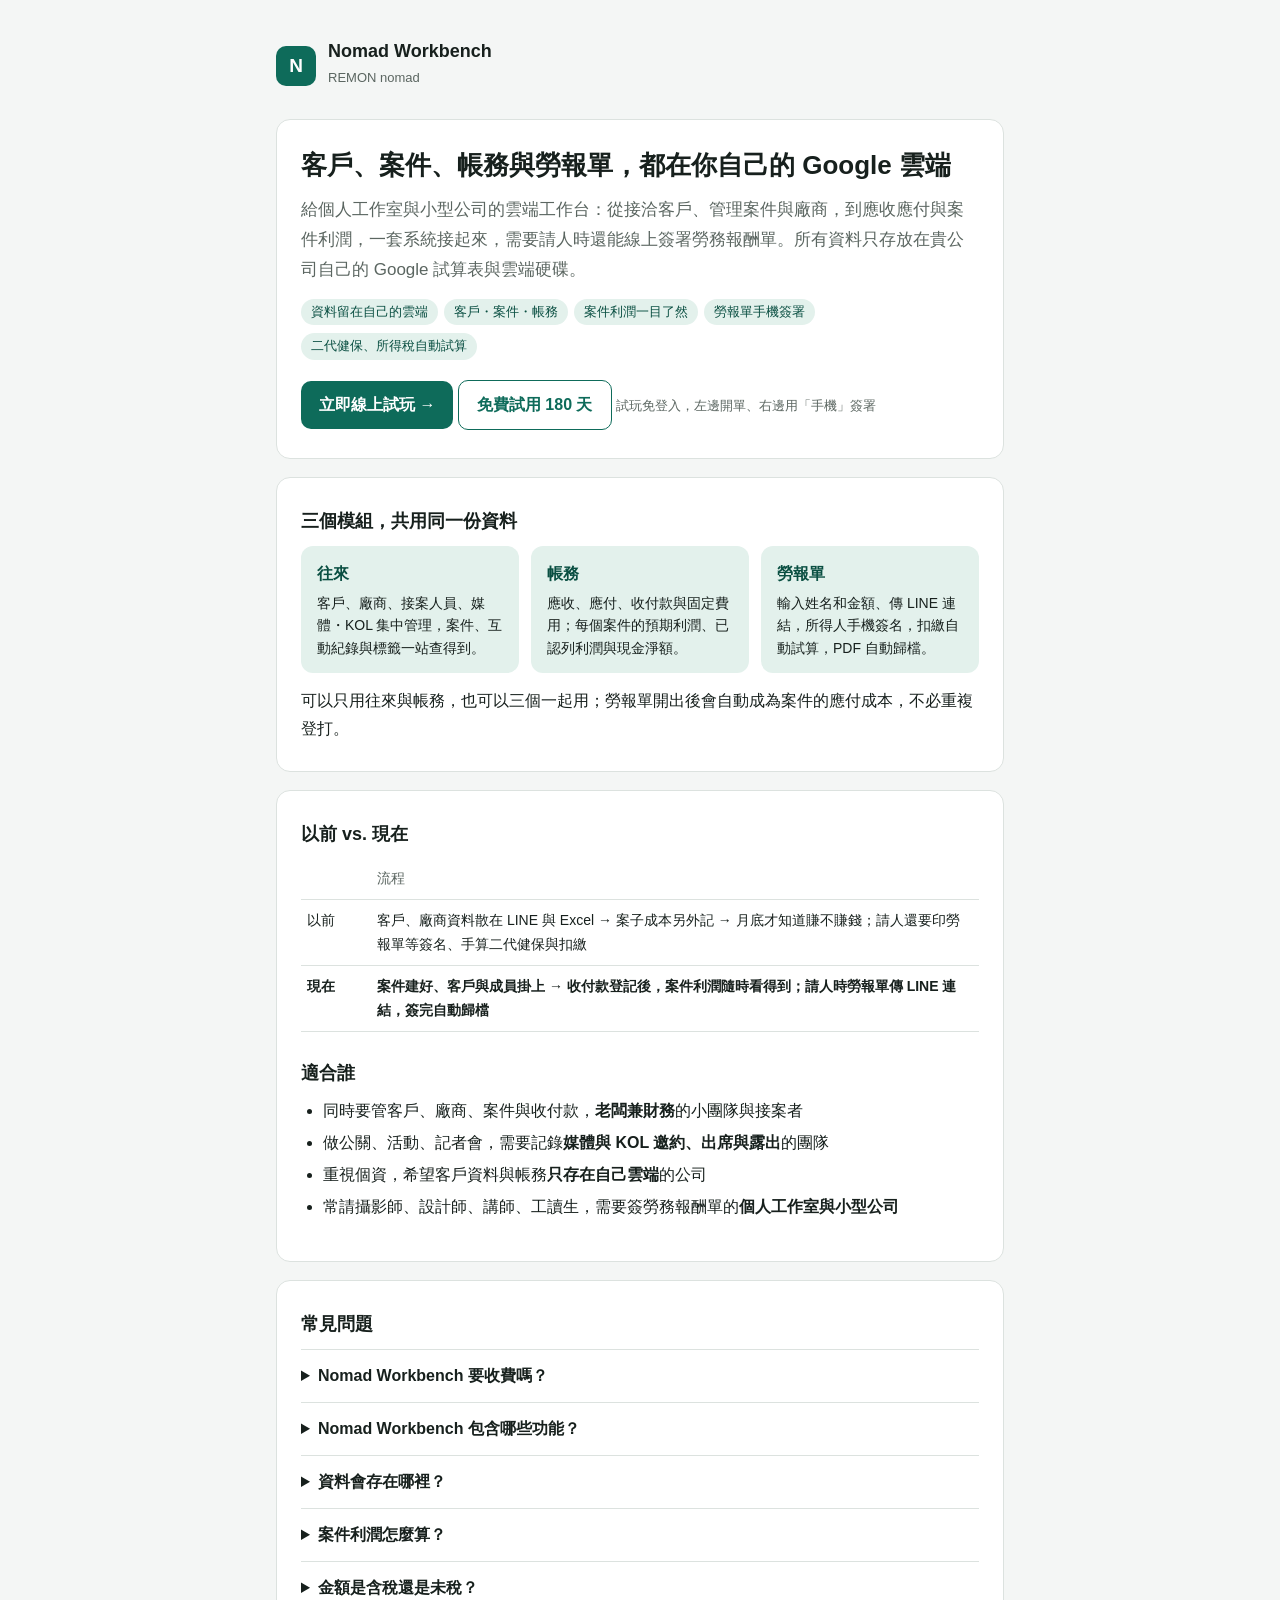
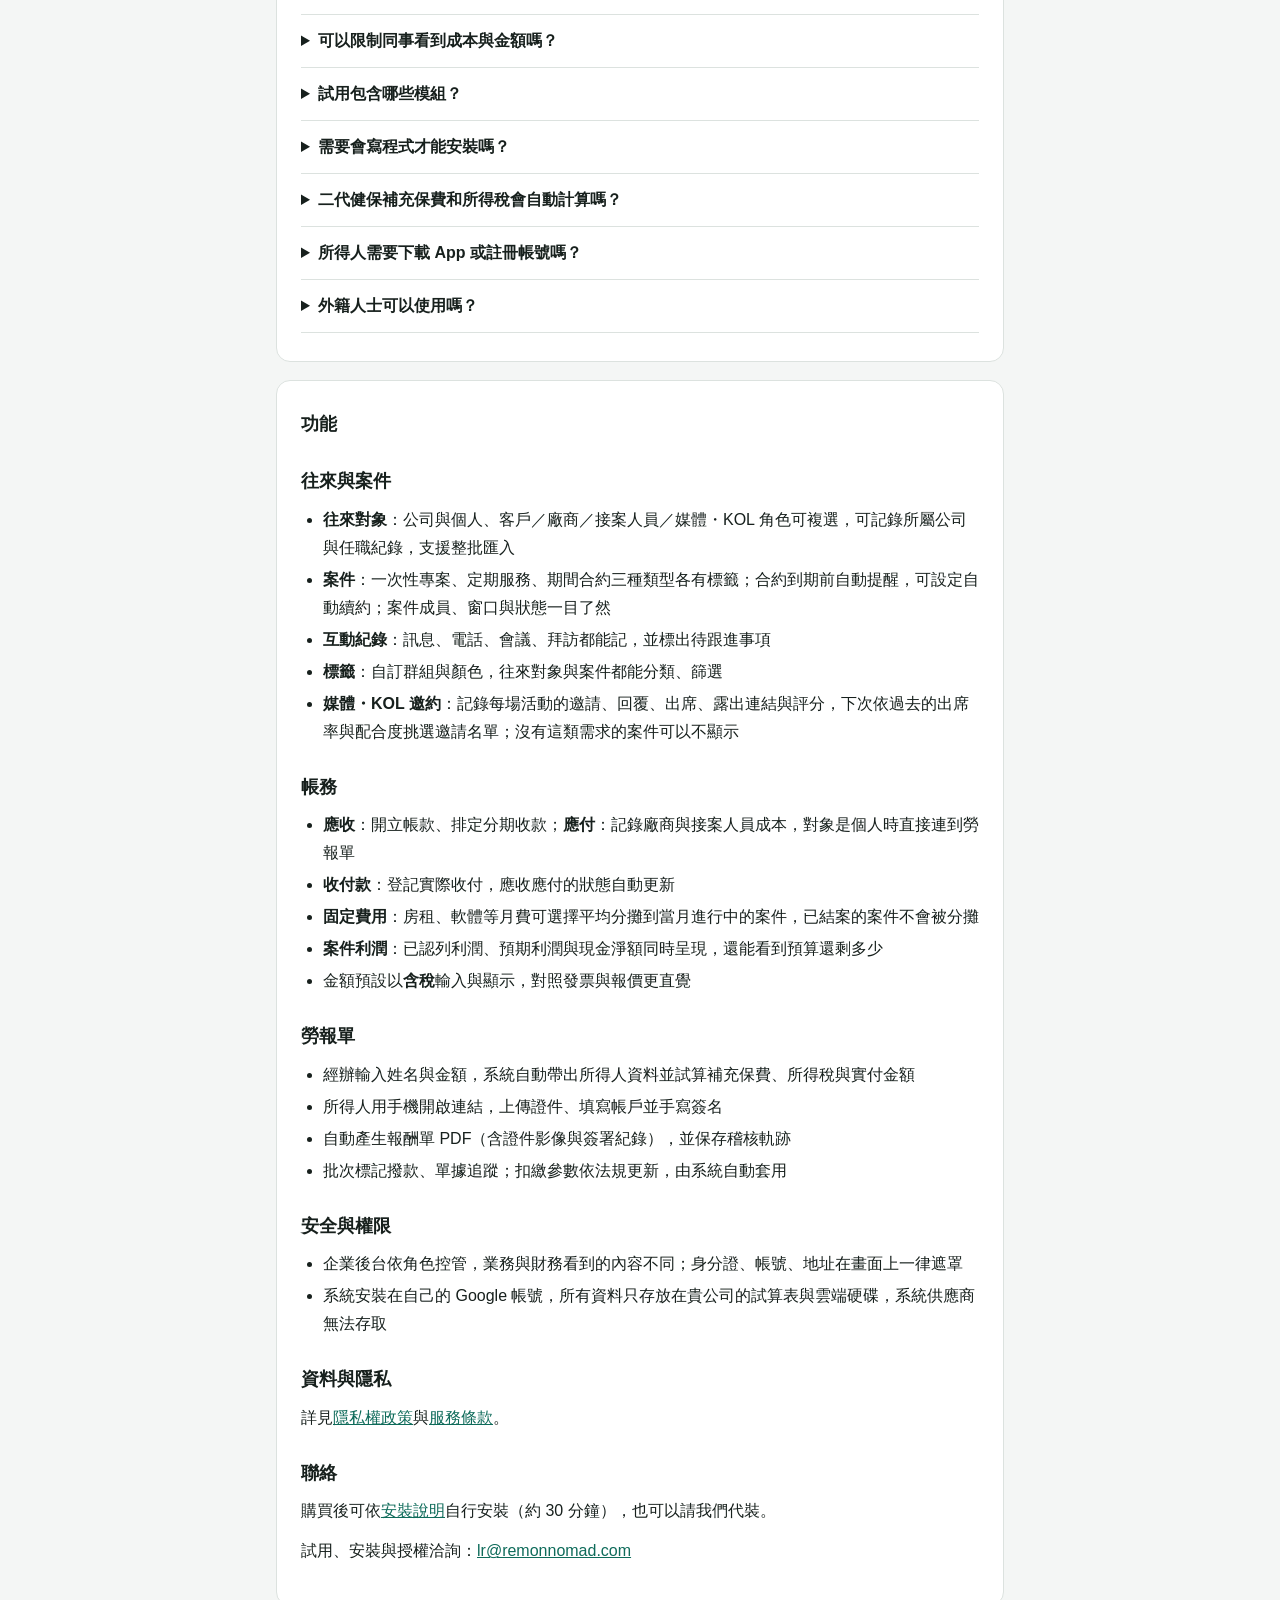
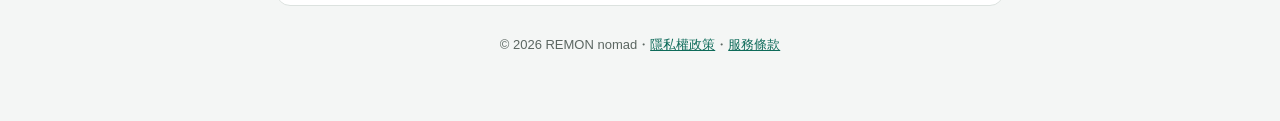
<file: index.html>
<!doctype html>
<html lang="zh-Hant">
<head>
<!-- Google tag (gtag.js) -->
<script async src="https://www.googletagmanager.com/gtag/js?id=G-YXK65GPQK0"></script>
<script>
  window.dataLayer = window.dataLayer || [];
  function gtag(){dataLayer.push(arguments);}
  gtag('js', new Date());

  gtag('config', 'G-YXK65GPQK0');
</script>
<meta charset="utf-8">
<meta name="viewport" content="width=device-width,initial-scale=1">
<!-- SEO -->
<title>Nomad Workbench｜客戶、案件與帳務管理，另附勞務報酬單簽署，資料都在自己的 Google 雲端</title>
<meta name="description" content="給個人工作室與小型公司的雲端工作台：客戶與廠商往來、案件管理、媒體・KOL 邀約、應收應付與案件利潤，另附勞務報酬單線上簽署與二代健保、扣繳自動試算。資料存在自己的 Google 雲端，免費試用 180 天。">
<meta name="robots" content="index,follow">
<link rel="canonical" href="https://workbench.remonnomad.com/">
<link rel="icon" href="favicon.svg" type="image/svg+xml">
<link rel="apple-touch-icon" href="apple-touch-icon.png">
<meta name="theme-color" content="#0E6B5A">
<meta property="og:type" content="website">
<meta property="og:site_name" content="Nomad Workbench｜REMON nomad">
<meta property="og:locale" content="zh_TW">
<meta property="og:title" content="Nomad Workbench｜客戶、案件與帳務管理，另附勞務報酬單簽署，資料都在自己的 Google 雲端">
<meta property="og:description" content="給個人工作室與小型公司的雲端工作台：客戶與廠商往來、案件管理、媒體・KOL 邀約、應收應付與案件利潤，另附勞務報酬單線上簽署與二代健保、扣繳自動試算。資料存在自己的 Google 雲端，免費試用 180 天。">
<meta property="og:url" content="https://workbench.remonnomad.com/">
<meta property="og:image" content="https://workbench.remonnomad.com/og-image.png">
<meta property="og:image:width" content="1200">
<meta property="og:image:height" content="630">
<meta name="twitter:card" content="summary_large_image">
<meta name="twitter:title" content="Nomad Workbench｜客戶、案件與帳務管理，另附勞務報酬單簽署，資料都在自己的 Google 雲端">
<meta name="twitter:description" content="給個人工作室與小型公司的雲端工作台：客戶與廠商往來、案件管理、媒體・KOL 邀約、應收應付與案件利潤，另附勞務報酬單線上簽署與二代健保、扣繳自動試算。資料存在自己的 Google 雲端，免費試用 180 天。">
<meta name="twitter:image" content="https://workbench.remonnomad.com/og-image.png">
<script type="application/ld+json">{"@context":"https://schema.org","@type":"Organization","name":"REMON nomad","url":"https://workbench.remonnomad.com/","email":"lr@remonnomad.com","logo":"https://workbench.remonnomad.com/apple-touch-icon.png"}</script>
<script type="application/ld+json">{"@context":"https://schema.org","@type":"SoftwareApplication","name":"Nomad Workbench","applicationCategory":"BusinessApplication","operatingSystem":"Web（Google 試算表／Google Apps Script）","url":"https://workbench.remonnomad.com/","image":"https://workbench.remonnomad.com/og-image.png","inLanguage":"zh-TW","description":"給個人工作室與小型公司的雲端工作台：客戶與廠商往來、案件管理、媒體・KOL 邀約、應收應付與案件利潤，另附勞務報酬單線上簽署與二代健保、扣繳自動試算。資料存在自己的 Google 雲端，免費試用 180 天。","featureList":["客戶、廠商、接案人員往來管理","案件管理（專案、定期服務、期間合約）","媒體・KOL 邀約與合作紀錄","應收、應付與收付款","案件預期利潤與現金淨額","資料存放在自己的 Google 雲端","勞務報酬單線上簽署","二代健保補充保費與所得稅自動試算"],"offers":{"@type":"Offer","price":"0","priceCurrency":"TWD","description":"免費試用 180 天，勞報單每月 20 張"},"publisher":{"@type":"Organization","name":"REMON nomad"}}</script>
<script type="application/ld+json">{"@context":"https://schema.org","@type":"FAQPage","mainEntity":[{"@type":"Question","name":"Nomad Workbench 要收費嗎？","acceptedAnswer":{"@type":"Answer","text":"目前提供 180 天免費試用，期間勞報單每月可發送 20 張。正式方案請來信 lr@remonnomad.com 洽詢。"}},{"@type":"Question","name":"Nomad Workbench 包含哪些功能？","acceptedAnswer":{"@type":"Answer","text":"分成三個模組：往來（客戶、廠商、接案人員與媒體・KOL 名單，案件與互動紀錄、標籤）、帳務（應收、應付、收付款、固定費用與案件利潤）、勞報單（開單、手機簽署、扣繳試算、PDF 歸檔）。三個模組共用同一份資料，勞報單開出後會自動成為案件的應付成本。"}},{"@type":"Question","name":"資料會存在哪裡？","acceptedAnswer":{"@type":"Answer","text":"全部存放在貴公司自己的 Google 試算表與 Google 雲端硬碟，包括客戶與往來對象資料、案件與帳款、所得人的身分證、存摺影像與簽名。系統供應商無法存取。"}},{"@type":"Question","name":"案件利潤怎麼算？","acceptedAnswer":{"@type":"Answer","text":"每個案件會同時顯示三種數字：已認列利潤（已開立帳款的收入扣掉成本）、預期利潤（含已排定的收款與預計成本，更接近最後會賺多少），以及現金淨額（實際收到與付出的錢）。固定費用可以平均分攤到當月進行中的案件。"}},{"@type":"Question","name":"金額是含稅還是未稅？","acceptedAnswer":{"@type":"Answer","text":"後台的金額預設以含稅顯示與輸入，容易對照發票與報價；系統內部以未稅記帳，利潤與毛利率以未稅計算。外國廠商等免營業稅的帳款可個別設定。"}},{"@type":"Question","name":"可以限制同事看到成本與金額嗎？","acceptedAnswer":{"@type":"Answer","text":"可以。後台依角色控管：例如業務可以管理客戶與案件，但看不到報價成本與帳務；財務與管理員才能看金額與利潤。"}},{"@type":"Question","name":"試用包含哪些模組？","acceptedAnswer":{"@type":"Answer","text":"包含全部。試用金鑰同時開通往來、帳務與勞報單三個模組，其中勞報單每月可發送 20 張。"}},{"@type":"Question","name":"二代健保補充保費和所得稅會自動計算嗎？","acceptedAnswer":{"@type":"Answer","text":"會。系統依所得類別（執行業務 9A、稿費講演 9B、兼職薪資 50、其他所得 92）與金額，自動判斷是否需要扣繳並試算實付金額；法規參數調整時由系統自動更新。"}},{"@type":"Question","name":"所得人需要下載 App 或註冊帳號嗎？","acceptedAnswer":{"@type":"Answer","text":"不用。所得人用手機打開 LINE 或 Email 收到的連結，就能上傳證件、填寫帳戶並手寫簽名，約 3 分鐘完成。"}},{"@type":"Question","name":"外籍人士可以使用嗎？","acceptedAnswer":{"@type":"Answer","text":"可以。支援居留證統一證號，並由所得人自行申報當年度是否在台居留滿 183 天。"}},{"@type":"Question","name":"需要會寫程式才能安裝嗎？","acceptedAnswer":{"@type":"Answer","text":"不用。依安裝說明操作約 30 分鐘完成，試算表內的安裝精靈會逐步檢查每個步驟；也可以請我們代為安裝。"}}]}</script>
<!-- /SEO -->
<link rel="stylesheet" href="style.css">
</head>
<body>
<div class="wrap">
  <header><div class="mk">N</div><div><b>Nomad Workbench</b><span>REMON nomad</span></div></header>

  <section class="card">
    <h1>客戶、案件、帳務與勞報單，都在你自己的 Google 雲端</h1>
    <p class="lead">給個人工作室與小型公司的雲端工作台：從接洽客戶、管理案件與廠商，到應收應付與案件利潤，一套系統接起來，需要請人時還能線上簽署勞務報酬單。所有資料只存放在貴公司自己的 Google 試算表與雲端硬碟。</p>
    <span class="pill">資料留在自己的雲端</span><span class="pill">客戶・案件・帳務</span><span class="pill">案件利潤一目了然</span><span class="pill">勞報單手機簽署</span><span class="pill">二代健保、所得稅自動試算</span>
    <p style="margin:14px 0 0"><a class="btn" href="demo/">立即線上試玩 →</a> <a class="btn" href="/install#signup" style="background:#fff;color:var(--c);border:1px solid var(--c)">免費試用 180 天</a> <span style="font-size:13px;color:var(--mute)">試玩免登入，左邊開單、右邊用「手機」簽署</span></p>
  </section>

  <section class="card" id="modules">
    <h2 style="margin-top:0">三個模組，共用同一份資料</h2>
    <div class="mods">
      <div><b>往來</b><p>客戶、廠商、接案人員、媒體・KOL 集中管理，案件、互動紀錄與標籤一站查得到。</p></div>
      <div><b>帳務</b><p>應收、應付、收付款與固定費用；每個案件的預期利潤、已認列利潤與現金淨額。</p></div>
      <div><b>勞報單</b><p>輸入姓名和金額、傳 LINE 連結，所得人手機簽名，扣繳自動試算，PDF 自動歸檔。</p></div>
    </div>
    <p style="margin:0">可以只用往來與帳務，也可以三個一起用；勞報單開出後會自動成為案件的應付成本，不必重複登打。</p>
  </section>

  <section class="card">
    <h2 style="margin-top:0">以前 vs. 現在</h2>
    <table>
      <tr><th style="width:5em"></th><th>流程</th></tr>
      <tr><td>以前</td><td>客戶、廠商資料散在 LINE 與 Excel → 案子成本另外記 → 月底才知道賺不賺錢；請人還要印勞報單等簽名、手算二代健保與扣繳</td></tr>
      <tr><td><b>現在</b></td><td><b>案件建好、客戶與成員掛上 → 收付款登記後，案件利潤隨時看得到；請人時勞報單傳 LINE 連結，簽完自動歸檔</b></td></tr>
    </table>
    <h2>適合誰</h2>
    <ul>
      <li>同時要管客戶、廠商、案件與收付款，<b>老闆兼財務</b>的小團隊與接案者</li>
      <li>做公關、活動、記者會，需要記錄<b>媒體與 KOL 邀約、出席與露出</b>的團隊</li>
      <li>重視個資，希望客戶資料與帳務<b>只存在自己雲端</b>的公司</li>
      <li>常請攝影師、設計師、講師、工讀生，需要簽勞務報酬單的<b>個人工作室與小型公司</b></li>
    </ul>
  </section>

  <section class="card" id="faq">
    <h2 style="margin-top:0">常見問題</h2>
    <details><summary>Nomad Workbench 要收費嗎？</summary><p>目前提供 180 天免費試用，期間勞報單每月可發送 20 張。正式方案請來信 lr@remonnomad.com 洽詢。</p></details>
    <details><summary>Nomad Workbench 包含哪些功能？</summary><p>分成三個模組：往來（客戶、廠商、接案人員與媒體・KOL 名單，案件與互動紀錄、標籤）、帳務（應收、應付、收付款、固定費用與案件利潤）、勞報單（開單、手機簽署、扣繳試算、PDF 歸檔）。三個模組共用同一份資料，勞報單開出後會自動成為案件的應付成本。</p></details>
    <details><summary>資料會存在哪裡？</summary><p>全部存放在貴公司自己的 Google 試算表與 Google 雲端硬碟，包括客戶與往來對象資料、案件與帳款、所得人的身分證、存摺影像與簽名。系統供應商無法存取。</p></details>
    <details><summary>案件利潤怎麼算？</summary><p>每個案件會同時顯示三種數字：已認列利潤（已開立帳款的收入扣掉成本）、預期利潤（含已排定的收款與預計成本，更接近最後會賺多少），以及現金淨額（實際收到與付出的錢）。固定費用可以平均分攤到當月進行中的案件。</p></details>
    <details><summary>金額是含稅還是未稅？</summary><p>後台的金額預設以含稅顯示與輸入，容易對照發票與報價；系統內部以未稅記帳，利潤與毛利率以未稅計算。外國廠商等免營業稅的帳款可個別設定。</p></details>
    <details><summary>可以限制同事看到成本與金額嗎？</summary><p>可以。後台依角色控管：例如業務可以管理客戶與案件，但看不到報價成本與帳務；財務與管理員才能看金額與利潤。</p></details>
    <details><summary>試用包含哪些模組？</summary><p>包含全部。試用金鑰同時開通往來、帳務與勞報單三個模組，其中勞報單每月可發送 20 張。</p></details>
    <details><summary>需要會寫程式才能安裝嗎？</summary><p>不用。依<a href="/install">安裝說明</a>操作約 30 分鐘完成，試算表內的安裝精靈會逐步檢查每個步驟；也可以請我們代為安裝。</p></details>
    <details><summary>二代健保補充保費和所得稅會自動計算嗎？</summary><p>會。系統依所得類別（執行業務 9A、稿費講演 9B、兼職薪資 50、其他所得 92）與金額，自動判斷是否需要扣繳並試算實付金額；法規參數調整時由系統自動更新。</p></details>
    <details><summary>所得人需要下載 App 或註冊帳號嗎？</summary><p>不用。所得人用手機打開 LINE 或 Email 收到的連結，就能上傳證件、填寫帳戶並手寫簽名，約 3 分鐘完成。</p></details>
    <details><summary>外籍人士可以使用嗎？</summary><p>可以。支援居留證統一證號，並由所得人自行申報當年度是否在台居留滿 183 天。</p></details>
  </section>

  <section class="card" id="features">
    <h2 style="margin-top:0">功能</h2>
    <h2>往來與案件</h2>
    <ul>
      <li><b>往來對象</b>：公司與個人、客戶／廠商／接案人員／媒體・KOL 角色可複選，可記錄所屬公司與任職紀錄，支援整批匯入</li>
      <li><b>案件</b>：一次性專案、定期服務、期間合約三種類型各有標籤；合約到期前自動提醒，可設定自動續約；案件成員、窗口與狀態一目了然</li>
      <li><b>互動紀錄</b>：訊息、電話、會議、拜訪都能記，並標出待跟進事項</li>
      <li><b>標籤</b>：自訂群組與顏色，往來對象與案件都能分類、篩選</li>
      <li><b>媒體・KOL 邀約</b>：記錄每場活動的邀請、回覆、出席、露出連結與評分，下次依過去的出席率與配合度挑選邀請名單；沒有這類需求的案件可以不顯示</li>
    </ul>
    <h2>帳務</h2>
    <ul>
      <li><b>應收</b>：開立帳款、排定分期收款；<b>應付</b>：記錄廠商與接案人員成本，對象是個人時直接連到勞報單</li>
      <li><b>收付款</b>：登記實際收付，應收應付的狀態自動更新</li>
      <li><b>固定費用</b>：房租、軟體等月費可選擇平均分攤到當月進行中的案件，已結案的案件不會被分攤</li>
      <li><b>案件利潤</b>：已認列利潤、預期利潤與現金淨額同時呈現，還能看到預算還剩多少</li>
      <li>金額預設以<b>含稅</b>輸入與顯示，對照發票與報價更直覺</li>
    </ul>
    <h2>勞報單</h2>
    <ul>
      <li>經辦輸入姓名與金額，系統自動帶出所得人資料並試算補充保費、所得稅與實付金額</li>
      <li>所得人用手機開啟連結，上傳證件、填寫帳戶並手寫簽名</li>
      <li>自動產生報酬單 PDF（含證件影像與簽署紀錄），並保存稽核軌跡</li>
      <li>批次標記撥款、單據追蹤；扣繳參數依法規更新，由系統自動套用</li>
    </ul>
    <h2>安全與權限</h2>
    <ul>
      <li>企業後台依角色控管，業務與財務看到的內容不同；身分證、帳號、地址在畫面上一律遮罩</li>
      <li>系統安裝在自己的 Google 帳號，所有資料只存放在貴公司的試算表與雲端硬碟，系統供應商無法存取</li>
    </ul>
    <h2>資料與隱私</h2>
    <p>詳見<a href="/privacy">隱私權政策</a>與<a href="/terms">服務條款</a>。</p>
    <h2 id="contact">聯絡</h2>
    <p>購買後可依<a href="/install">安裝說明</a>自行安裝（約 30 分鐘），也可以請我們代裝。</p>
    <p>試用、安裝與授權洽詢：<a href="mailto:lr@remonnomad.com">lr@remonnomad.com</a></p>
  </section>

  <footer>© 2026 REMON nomad・<a href="/privacy">隱私權政策</a>・<a href="/terms">服務條款</a></footer>
</div>
</body>
</html>
</file>
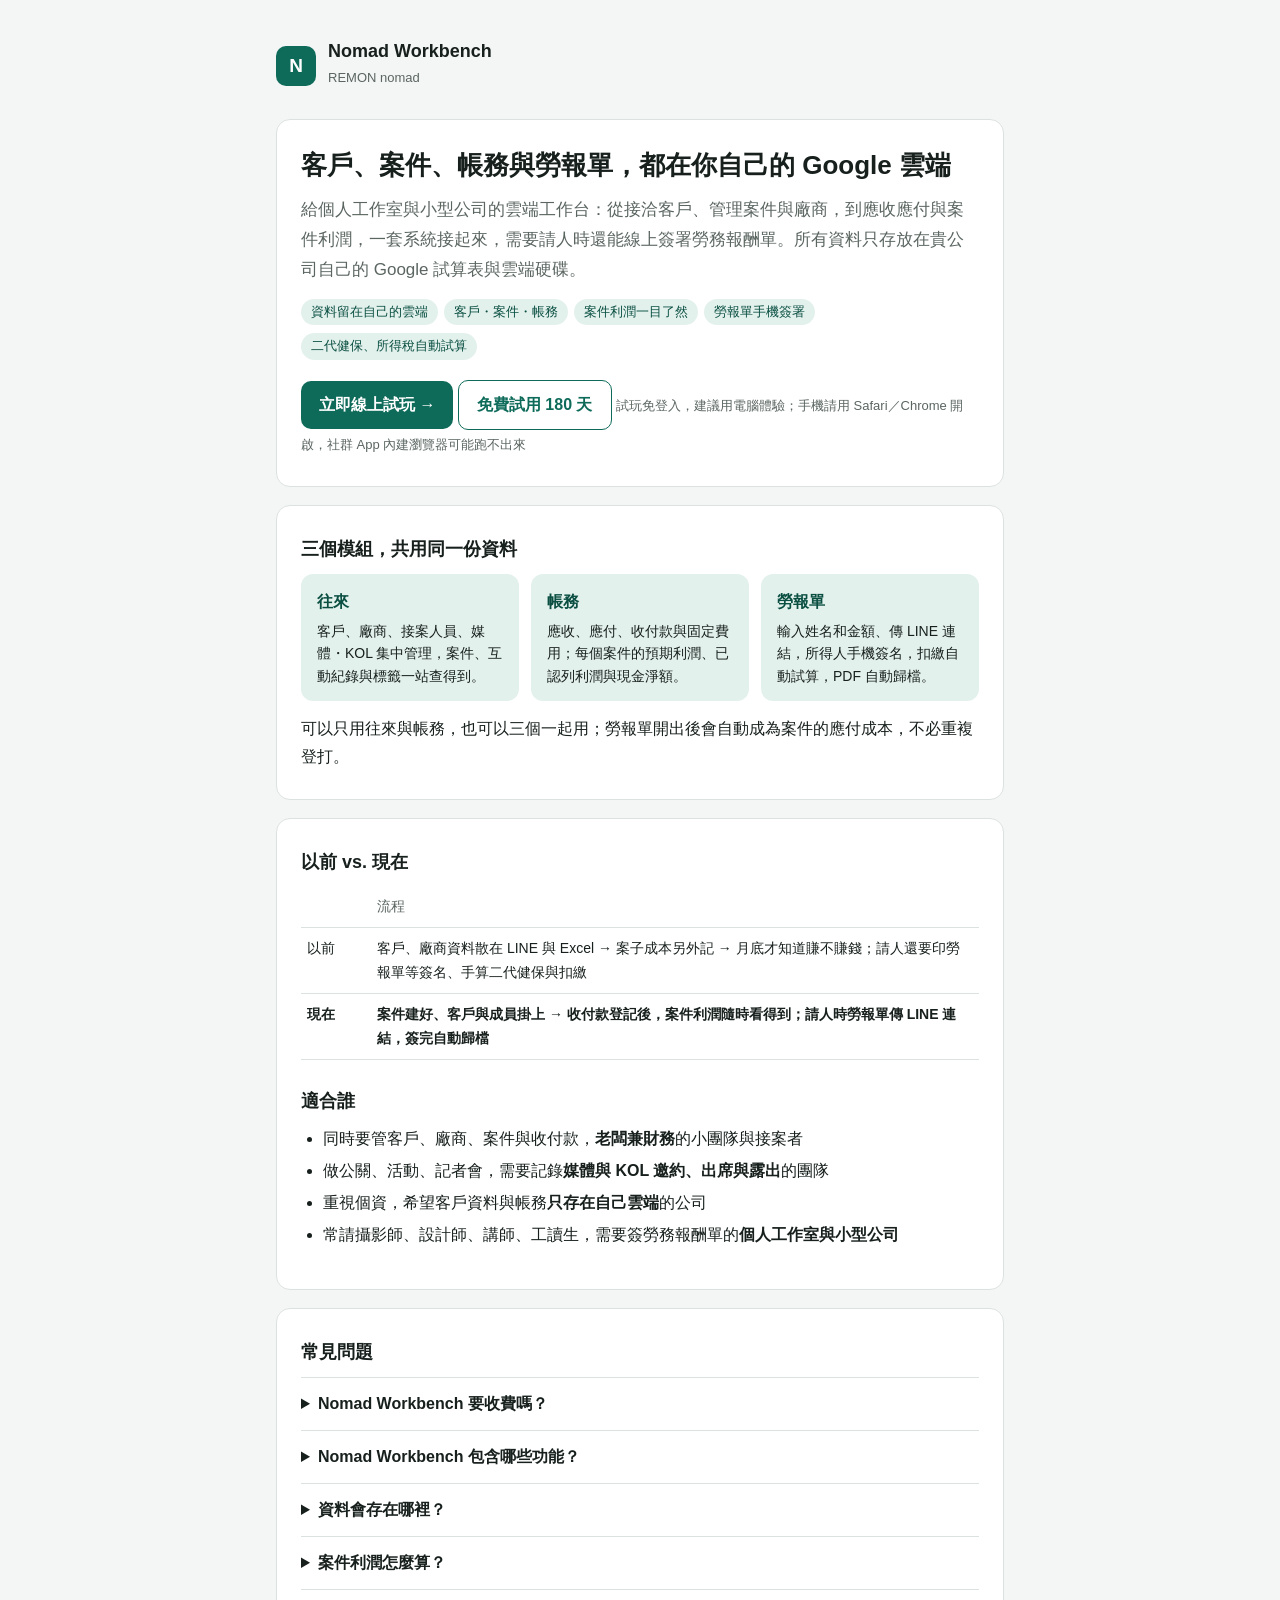
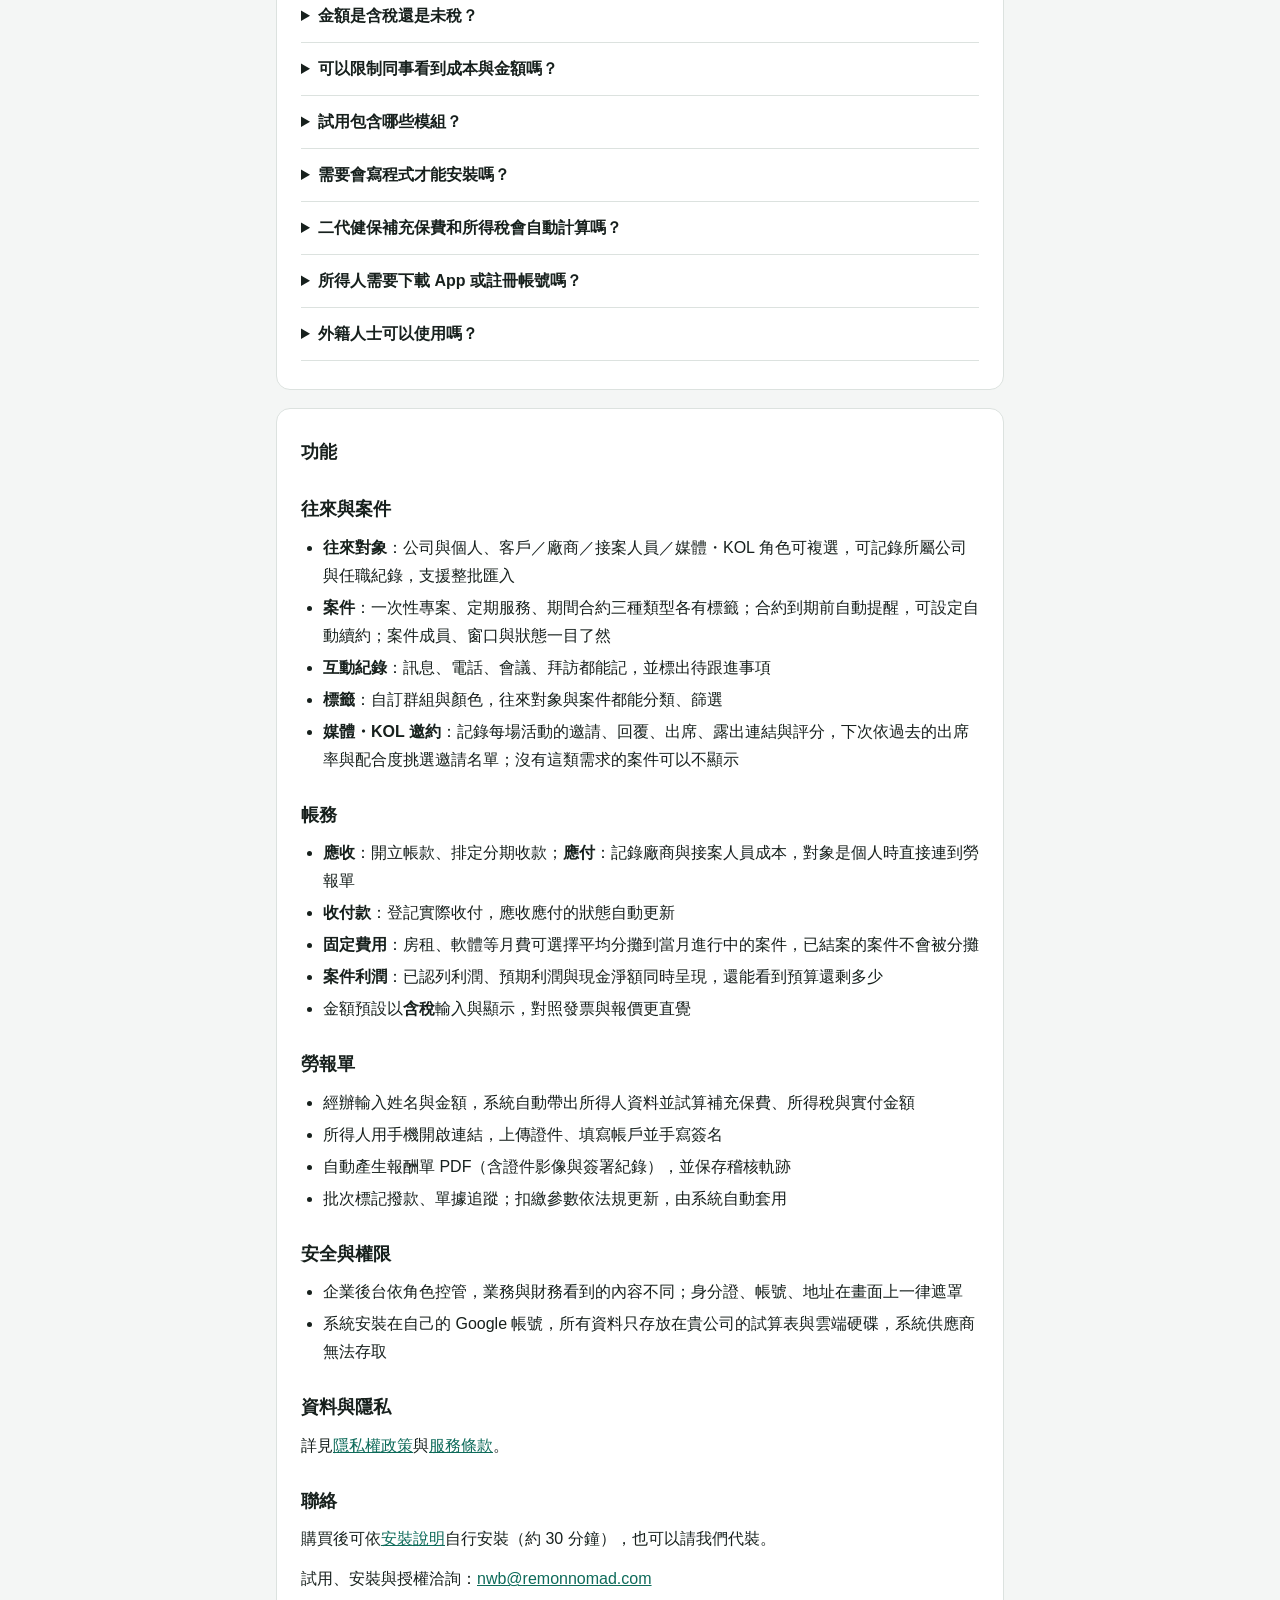
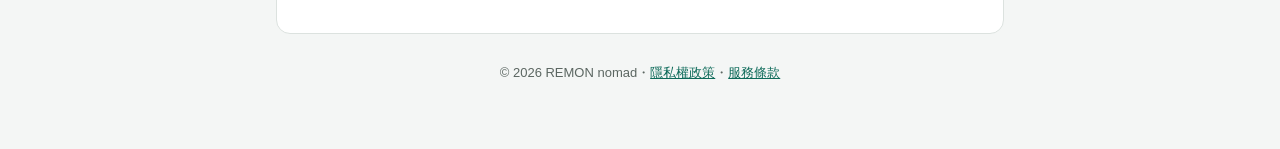
<file: public/index.html>
<!doctype html>
<html lang="zh-Hant">
<head>
<!-- Google tag (gtag.js) -->
<script async src="https://www.googletagmanager.com/gtag/js?id=G-YXK65GPQK0"></script>
<script>
  window.dataLayer = window.dataLayer || [];
  function gtag(){dataLayer.push(arguments);}
  gtag('js', new Date());

  gtag('config', 'G-YXK65GPQK0');
</script>
<meta charset="utf-8">
<meta name="viewport" content="width=device-width,initial-scale=1">
<!-- SEO -->
<title>Nomad Workbench｜客戶、案件與帳務管理，另附勞務報酬單簽署，資料都在自己的 Google 雲端</title>
<meta name="description" content="給個人工作室與小型公司的雲端工作台：客戶與廠商往來、案件管理、媒體・KOL 邀約、應收應付與案件利潤，另附勞務報酬單線上簽署與二代健保、扣繳自動試算。資料存在自己的 Google 雲端，免費試用 180 天。">
<meta name="robots" content="index,follow">
<link rel="canonical" href="https://workbench.remonnomad.com/">
<link rel="icon" href="favicon.svg" type="image/svg+xml">
<link rel="apple-touch-icon" href="apple-touch-icon.png">
<meta name="theme-color" content="#0E6B5A">
<meta property="og:type" content="website">
<meta property="og:site_name" content="Nomad Workbench｜REMON nomad">
<meta property="og:locale" content="zh_TW">
<meta property="og:title" content="Nomad Workbench｜客戶、案件與帳務管理，另附勞務報酬單簽署，資料都在自己的 Google 雲端">
<meta property="og:description" content="給個人工作室與小型公司的雲端工作台：客戶與廠商往來、案件管理、媒體・KOL 邀約、應收應付與案件利潤，另附勞務報酬單線上簽署與二代健保、扣繳自動試算。資料存在自己的 Google 雲端，免費試用 180 天。">
<meta property="og:url" content="https://workbench.remonnomad.com/">
<meta property="og:image" content="https://workbench.remonnomad.com/og-image.png">
<meta property="og:image:width" content="1200">
<meta property="og:image:height" content="630">
<meta name="twitter:card" content="summary_large_image">
<meta name="twitter:title" content="Nomad Workbench｜客戶、案件與帳務管理，另附勞務報酬單簽署，資料都在自己的 Google 雲端">
<meta name="twitter:description" content="給個人工作室與小型公司的雲端工作台：客戶與廠商往來、案件管理、媒體・KOL 邀約、應收應付與案件利潤，另附勞務報酬單線上簽署與二代健保、扣繳自動試算。資料存在自己的 Google 雲端，免費試用 180 天。">
<meta name="twitter:image" content="https://workbench.remonnomad.com/og-image.png">
<script type="application/ld+json">{"@context":"https://schema.org","@type":"Organization","name":"REMON nomad","url":"https://workbench.remonnomad.com/","email":"nwb@remonnomad.com","logo":"https://workbench.remonnomad.com/apple-touch-icon.png"}</script>
<script type="application/ld+json">{"@context":"https://schema.org","@type":"SoftwareApplication","name":"Nomad Workbench","applicationCategory":"BusinessApplication","operatingSystem":"Web（Google 試算表／Google Apps Script）","url":"https://workbench.remonnomad.com/","image":"https://workbench.remonnomad.com/og-image.png","inLanguage":"zh-TW","description":"給個人工作室與小型公司的雲端工作台：客戶與廠商往來、案件管理、媒體・KOL 邀約、應收應付與案件利潤，另附勞務報酬單線上簽署與二代健保、扣繳自動試算。資料存在自己的 Google 雲端，免費試用 180 天。","featureList":["客戶、廠商、接案人員往來管理","案件管理（專案、定期服務、期間合約）","媒體・KOL 邀約與合作紀錄","應收、應付與收付款","案件預期利潤與現金淨額","資料存放在自己的 Google 雲端","勞務報酬單線上簽署","二代健保補充保費與所得稅自動試算"],"offers":{"@type":"Offer","price":"0","priceCurrency":"TWD","description":"免費試用 180 天，勞報單每月 20 張"},"publisher":{"@type":"Organization","name":"REMON nomad"}}</script>
<script type="application/ld+json">{"@context":"https://schema.org","@type":"FAQPage","mainEntity":[{"@type":"Question","name":"Nomad Workbench 要收費嗎？","acceptedAnswer":{"@type":"Answer","text":"目前提供 180 天免費試用，期間勞報單每月可發送 20 張。正式方案請來信 nwb@remonnomad.com 洽詢。"}},{"@type":"Question","name":"Nomad Workbench 包含哪些功能？","acceptedAnswer":{"@type":"Answer","text":"分成三個模組：往來（客戶、廠商、接案人員與媒體・KOL 名單，案件與互動紀錄、標籤）、帳務（應收、應付、收付款、固定費用與案件利潤）、勞報單（開單、手機簽署、扣繳試算、PDF 歸檔）。三個模組共用同一份資料，勞報單開出後會自動成為案件的應付成本。"}},{"@type":"Question","name":"資料會存在哪裡？","acceptedAnswer":{"@type":"Answer","text":"全部存放在貴公司自己的 Google 試算表與 Google 雲端硬碟，包括客戶與往來對象資料、案件與帳款、所得人的身分證、存摺影像與簽名。系統供應商無法存取。"}},{"@type":"Question","name":"案件利潤怎麼算？","acceptedAnswer":{"@type":"Answer","text":"每個案件會同時顯示三種數字：已認列利潤（已開立帳款的收入扣掉成本）、預期利潤（含已排定的收款與預計成本，更接近最後會賺多少），以及現金淨額（實際收到與付出的錢）。固定費用可以平均分攤到當月進行中的案件。"}},{"@type":"Question","name":"金額是含稅還是未稅？","acceptedAnswer":{"@type":"Answer","text":"後台的金額預設以含稅顯示與輸入，容易對照發票與報價；系統內部以未稅記帳，利潤與毛利率以未稅計算。外國廠商等免營業稅的帳款可個別設定。"}},{"@type":"Question","name":"可以限制同事看到成本與金額嗎？","acceptedAnswer":{"@type":"Answer","text":"可以。後台依角色控管：例如業務可以管理客戶與案件，但看不到報價成本與帳務；財務與管理員才能看金額與利潤。"}},{"@type":"Question","name":"試用包含哪些模組？","acceptedAnswer":{"@type":"Answer","text":"包含全部。試用金鑰同時開通往來、帳務與勞報單三個模組，其中勞報單每月可發送 20 張。"}},{"@type":"Question","name":"二代健保補充保費和所得稅會自動計算嗎？","acceptedAnswer":{"@type":"Answer","text":"會。系統依所得類別（執行業務 9A、稿費講演 9B、兼職薪資 50、其他所得 92）與金額，自動判斷是否需要扣繳並試算實付金額；法規參數調整時由系統自動更新。"}},{"@type":"Question","name":"所得人需要下載 App 或註冊帳號嗎？","acceptedAnswer":{"@type":"Answer","text":"不用。所得人用手機打開 LINE 或 Email 收到的連結，就能上傳證件、填寫帳戶並手寫簽名，約 3 分鐘完成。"}},{"@type":"Question","name":"外籍人士可以使用嗎？","acceptedAnswer":{"@type":"Answer","text":"可以。支援居留證統一證號，並由所得人自行申報當年度是否在台居留滿 183 天。"}},{"@type":"Question","name":"需要會寫程式才能安裝嗎？","acceptedAnswer":{"@type":"Answer","text":"不用。依安裝說明操作約 30 分鐘完成，試算表內的安裝精靈會逐步檢查每個步驟；也可以請我們代為安裝。"}}]}</script>
<!-- /SEO -->
<link rel="stylesheet" href="style.css">
</head>
<body>
<div class="wrap">
  <header><div class="mk">N</div><div><b>Nomad Workbench</b><span>REMON nomad</span></div></header>

  <section class="card">
    <h1>客戶、案件、帳務與勞報單，都在你自己的 Google 雲端</h1>
    <p class="lead">給個人工作室與小型公司的雲端工作台：從接洽客戶、管理案件與廠商，到應收應付與案件利潤，一套系統接起來，需要請人時還能線上簽署勞務報酬單。所有資料只存放在貴公司自己的 Google 試算表與雲端硬碟。</p>
    <span class="pill">資料留在自己的雲端</span><span class="pill">客戶・案件・帳務</span><span class="pill">案件利潤一目了然</span><span class="pill">勞報單手機簽署</span><span class="pill">二代健保、所得稅自動試算</span>
    <p style="margin:14px 0 0"><a class="btn" href="demo/">立即線上試玩 →</a> <a class="btn" href="/install#signup" style="background:#fff;color:var(--c);border:1px solid var(--c)">免費試用 180 天</a> <span style="font-size:13px;color:var(--mute)">試玩免登入，建議用電腦體驗；手機請用 Safari／Chrome 開啟，社群 App 內建瀏覽器可能跑不出來</span></p>
  </section>

  <section class="card" id="modules">
    <h2 style="margin-top:0">三個模組，共用同一份資料</h2>
    <div class="mods">
      <div><b>往來</b><p>客戶、廠商、接案人員、媒體・KOL 集中管理，案件、互動紀錄與標籤一站查得到。</p></div>
      <div><b>帳務</b><p>應收、應付、收付款與固定費用；每個案件的預期利潤、已認列利潤與現金淨額。</p></div>
      <div><b>勞報單</b><p>輸入姓名和金額、傳 LINE 連結，所得人手機簽名，扣繳自動試算，PDF 自動歸檔。</p></div>
    </div>
    <p style="margin:0">可以只用往來與帳務，也可以三個一起用；勞報單開出後會自動成為案件的應付成本，不必重複登打。</p>
  </section>

  <section class="card">
    <h2 style="margin-top:0">以前 vs. 現在</h2>
    <table>
      <tr><th style="width:5em"></th><th>流程</th></tr>
      <tr><td>以前</td><td>客戶、廠商資料散在 LINE 與 Excel → 案子成本另外記 → 月底才知道賺不賺錢；請人還要印勞報單等簽名、手算二代健保與扣繳</td></tr>
      <tr><td><b>現在</b></td><td><b>案件建好、客戶與成員掛上 → 收付款登記後，案件利潤隨時看得到；請人時勞報單傳 LINE 連結，簽完自動歸檔</b></td></tr>
    </table>
    <h2>適合誰</h2>
    <ul>
      <li>同時要管客戶、廠商、案件與收付款，<b>老闆兼財務</b>的小團隊與接案者</li>
      <li>做公關、活動、記者會，需要記錄<b>媒體與 KOL 邀約、出席與露出</b>的團隊</li>
      <li>重視個資，希望客戶資料與帳務<b>只存在自己雲端</b>的公司</li>
      <li>常請攝影師、設計師、講師、工讀生，需要簽勞務報酬單的<b>個人工作室與小型公司</b></li>
    </ul>
  </section>

  <section class="card" id="faq">
    <h2 style="margin-top:0">常見問題</h2>
    <details><summary>Nomad Workbench 要收費嗎？</summary><p>目前提供 180 天免費試用，期間勞報單每月可發送 20 張。正式方案請來信 nwb@remonnomad.com 洽詢。</p></details>
    <details><summary>Nomad Workbench 包含哪些功能？</summary><p>分成三個模組：往來（客戶、廠商、接案人員與媒體・KOL 名單，案件與互動紀錄、標籤）、帳務（應收、應付、收付款、固定費用與案件利潤）、勞報單（開單、手機簽署、扣繳試算、PDF 歸檔）。三個模組共用同一份資料，勞報單開出後會自動成為案件的應付成本。</p></details>
    <details><summary>資料會存在哪裡？</summary><p>全部存放在貴公司自己的 Google 試算表與 Google 雲端硬碟，包括客戶與往來對象資料、案件與帳款、所得人的身分證、存摺影像與簽名。系統供應商無法存取。</p></details>
    <details><summary>案件利潤怎麼算？</summary><p>每個案件會同時顯示三種數字：已認列利潤（已開立帳款的收入扣掉成本）、預期利潤（含已排定的收款與預計成本，更接近最後會賺多少），以及現金淨額（實際收到與付出的錢）。固定費用可以平均分攤到當月進行中的案件。</p></details>
    <details><summary>金額是含稅還是未稅？</summary><p>後台的金額預設以含稅顯示與輸入，容易對照發票與報價；系統內部以未稅記帳，利潤與毛利率以未稅計算。外國廠商等免營業稅的帳款可個別設定。</p></details>
    <details><summary>可以限制同事看到成本與金額嗎？</summary><p>可以。後台依角色控管：例如業務可以管理客戶與案件，但看不到報價成本與帳務；財務與管理員才能看金額與利潤。</p></details>
    <details><summary>試用包含哪些模組？</summary><p>包含全部。試用金鑰同時開通往來、帳務與勞報單三個模組，其中勞報單每月可發送 20 張。</p></details>
    <details><summary>需要會寫程式才能安裝嗎？</summary><p>不用。依<a href="/install">安裝說明</a>操作約 30 分鐘完成，試算表內的安裝精靈會逐步檢查每個步驟；也可以請我們代為安裝。</p></details>
    <details><summary>二代健保補充保費和所得稅會自動計算嗎？</summary><p>會。系統依所得類別（執行業務 9A、稿費講演 9B、兼職薪資 50、其他所得 92）與金額，自動判斷是否需要扣繳並試算實付金額；法規參數調整時由系統自動更新。</p></details>
    <details><summary>所得人需要下載 App 或註冊帳號嗎？</summary><p>不用。所得人用手機打開 LINE 或 Email 收到的連結，就能上傳證件、填寫帳戶並手寫簽名，約 3 分鐘完成。</p></details>
    <details><summary>外籍人士可以使用嗎？</summary><p>可以。支援居留證統一證號，並由所得人自行申報當年度是否在台居留滿 183 天。</p></details>
  </section>

  <section class="card" id="features">
    <h2 style="margin-top:0">功能</h2>
    <h2>往來與案件</h2>
    <ul>
      <li><b>往來對象</b>：公司與個人、客戶／廠商／接案人員／媒體・KOL 角色可複選，可記錄所屬公司與任職紀錄，支援整批匯入</li>
      <li><b>案件</b>：一次性專案、定期服務、期間合約三種類型各有標籤；合約到期前自動提醒，可設定自動續約；案件成員、窗口與狀態一目了然</li>
      <li><b>互動紀錄</b>：訊息、電話、會議、拜訪都能記，並標出待跟進事項</li>
      <li><b>標籤</b>：自訂群組與顏色，往來對象與案件都能分類、篩選</li>
      <li><b>媒體・KOL 邀約</b>：記錄每場活動的邀請、回覆、出席、露出連結與評分，下次依過去的出席率與配合度挑選邀請名單；沒有這類需求的案件可以不顯示</li>
    </ul>
    <h2>帳務</h2>
    <ul>
      <li><b>應收</b>：開立帳款、排定分期收款；<b>應付</b>：記錄廠商與接案人員成本，對象是個人時直接連到勞報單</li>
      <li><b>收付款</b>：登記實際收付，應收應付的狀態自動更新</li>
      <li><b>固定費用</b>：房租、軟體等月費可選擇平均分攤到當月進行中的案件，已結案的案件不會被分攤</li>
      <li><b>案件利潤</b>：已認列利潤、預期利潤與現金淨額同時呈現，還能看到預算還剩多少</li>
      <li>金額預設以<b>含稅</b>輸入與顯示，對照發票與報價更直覺</li>
    </ul>
    <h2>勞報單</h2>
    <ul>
      <li>經辦輸入姓名與金額，系統自動帶出所得人資料並試算補充保費、所得稅與實付金額</li>
      <li>所得人用手機開啟連結，上傳證件、填寫帳戶並手寫簽名</li>
      <li>自動產生報酬單 PDF（含證件影像與簽署紀錄），並保存稽核軌跡</li>
      <li>批次標記撥款、單據追蹤；扣繳參數依法規更新，由系統自動套用</li>
    </ul>
    <h2>安全與權限</h2>
    <ul>
      <li>企業後台依角色控管，業務與財務看到的內容不同；身分證、帳號、地址在畫面上一律遮罩</li>
      <li>系統安裝在自己的 Google 帳號，所有資料只存放在貴公司的試算表與雲端硬碟，系統供應商無法存取</li>
    </ul>
    <h2>資料與隱私</h2>
    <p>詳見<a href="/privacy">隱私權政策</a>與<a href="/terms">服務條款</a>。</p>
    <h2 id="contact">聯絡</h2>
    <p>購買後可依<a href="/install">安裝說明</a>自行安裝（約 30 分鐘），也可以請我們代裝。</p>
    <p>試用、安裝與授權洽詢：<a href="mailto:nwb@remonnomad.com">nwb@remonnomad.com</a></p>
  </section>

  <footer>© 2026 REMON nomad・<a href="/privacy">隱私權政策</a>・<a href="/terms">服務條款</a></footer>
</div>
</body>
</html>
</file>
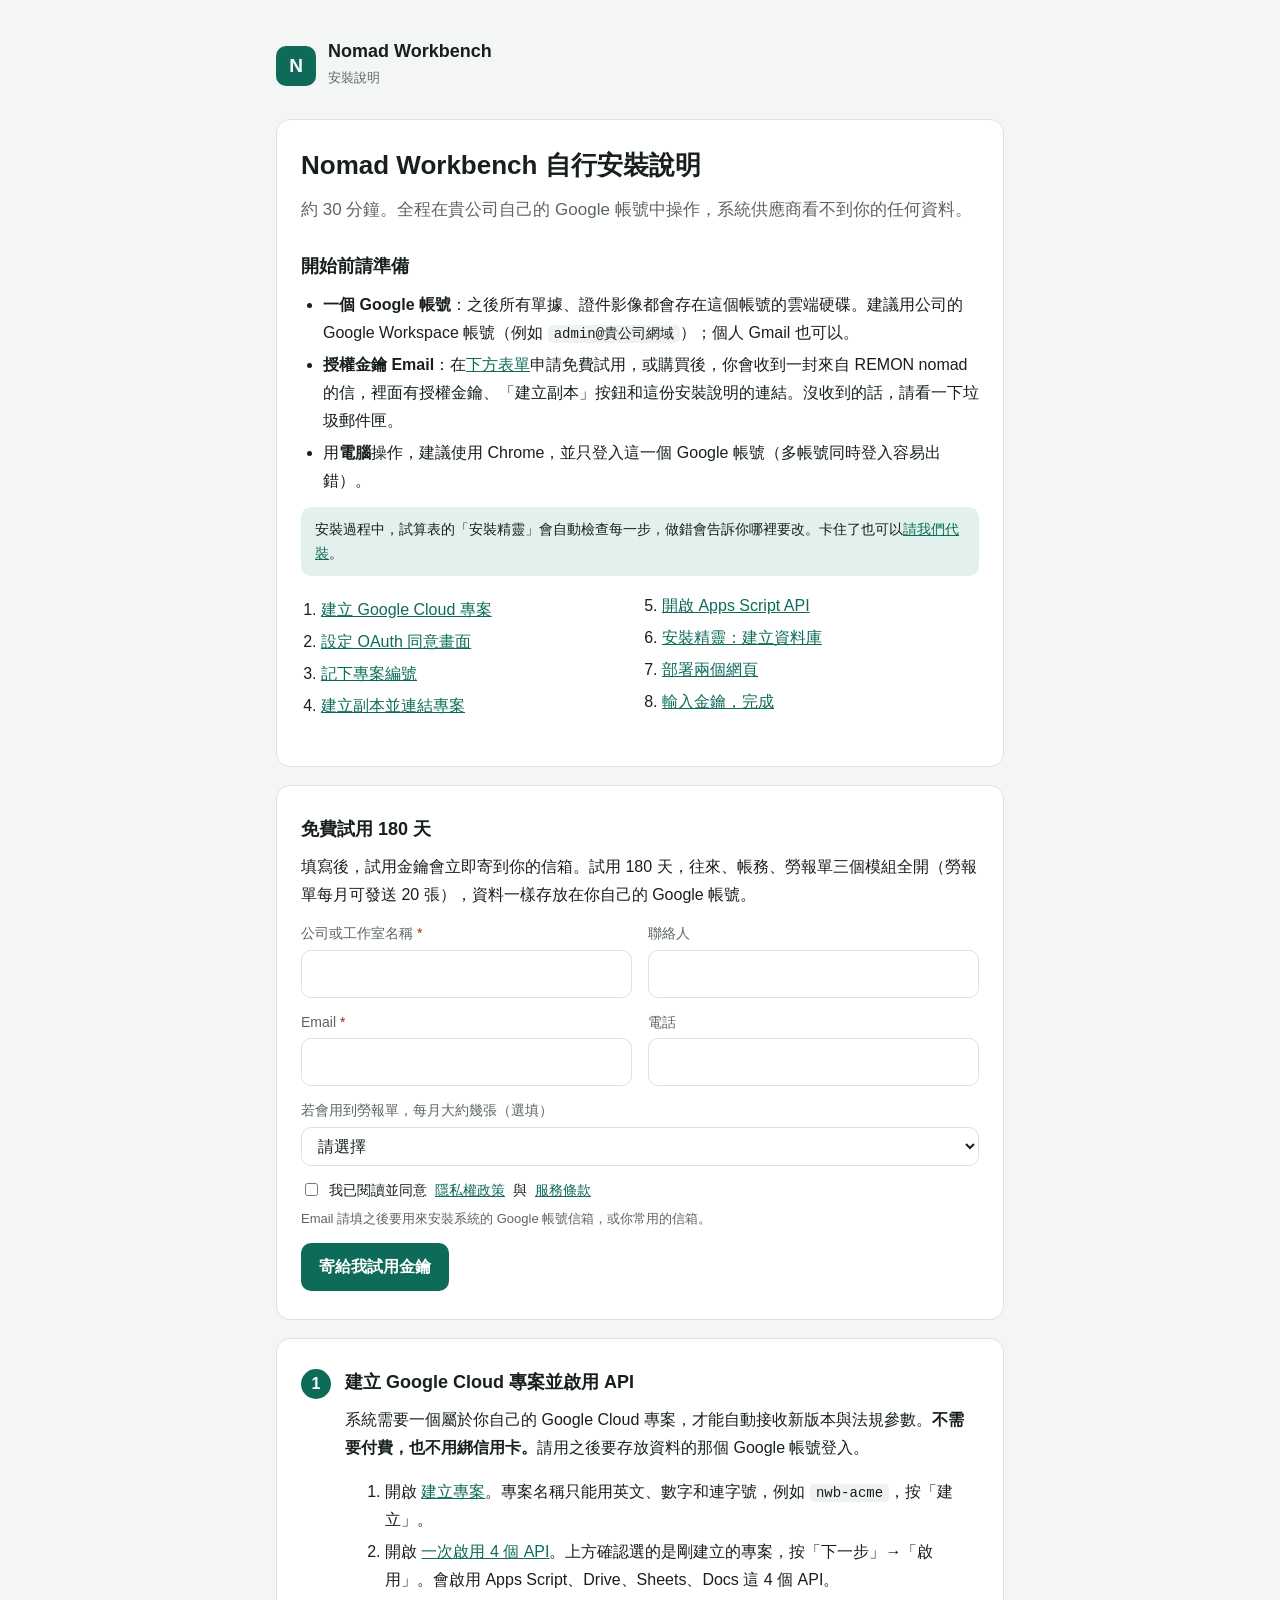
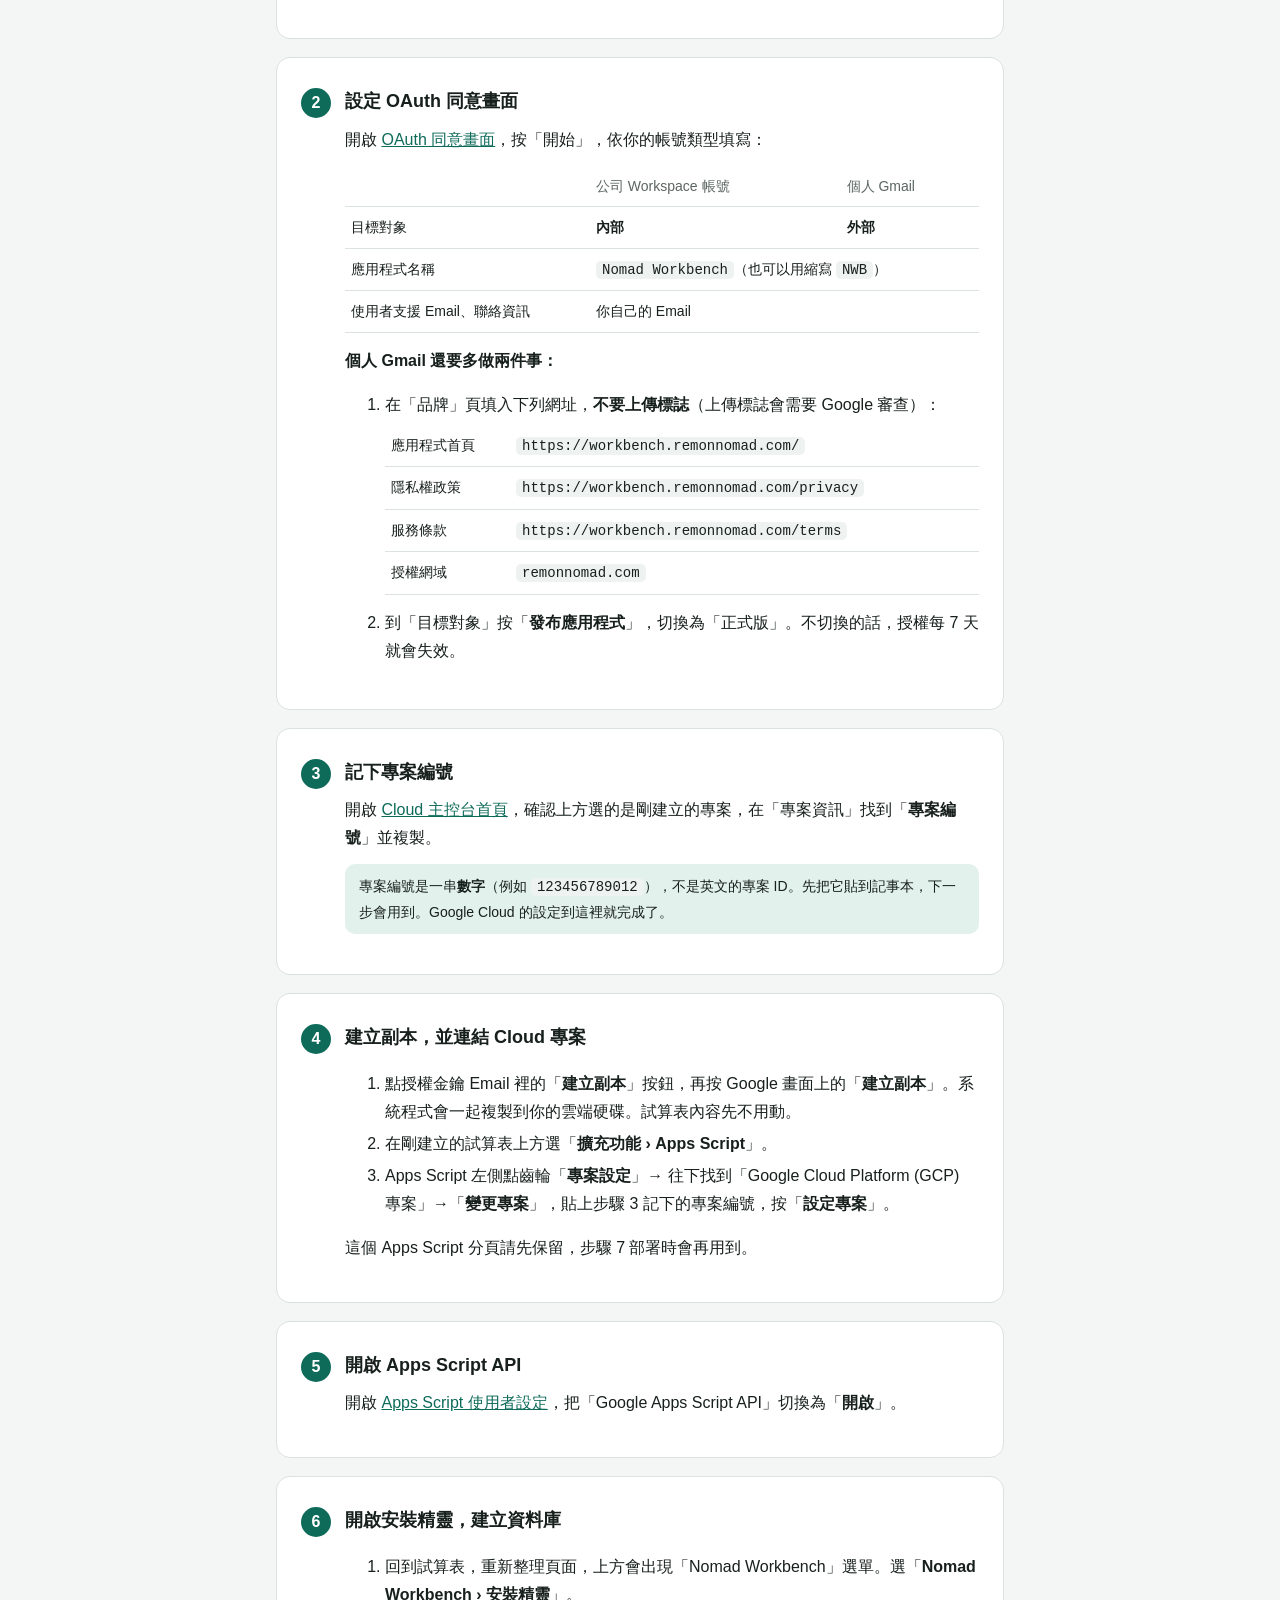
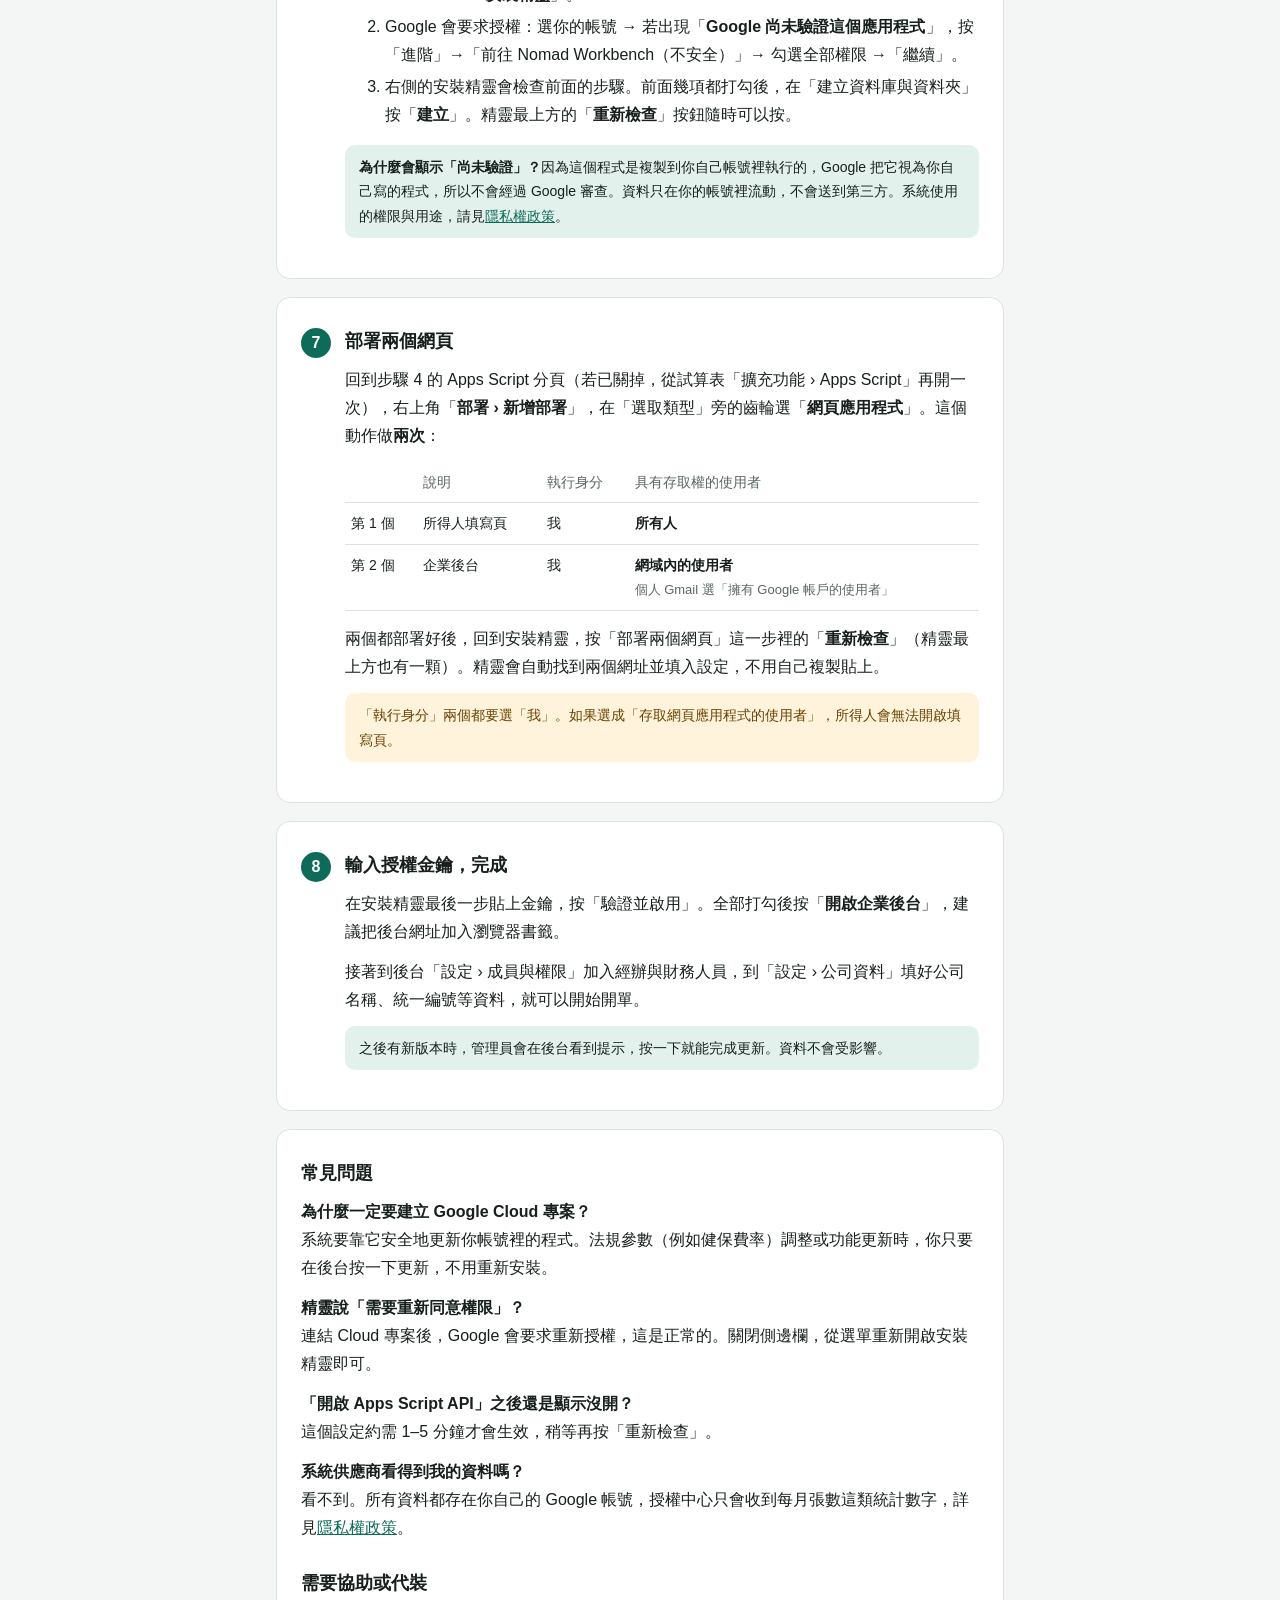
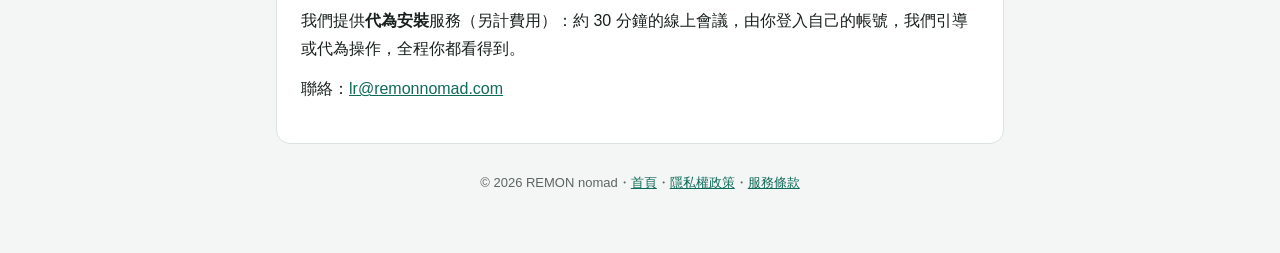
<file: install.html>
<!doctype html>
<html lang="zh-Hant">
<head>
<!-- Google tag (gtag.js) -->
<script async src="https://www.googletagmanager.com/gtag/js?id=G-YXK65GPQK0"></script>
<script>
  window.dataLayer = window.dataLayer || [];
  function gtag(){dataLayer.push(arguments);}
  gtag('js', new Date());

  gtag('config', 'G-YXK65GPQK0');
</script>
<meta charset="utf-8">
<meta name="viewport" content="width=device-width,initial-scale=1">
<!-- SEO -->
<title>Nomad Workbench 安裝說明與免費試用 180 天</title>
<meta name="description" content="免費試用 Nomad Workbench 180 天（往來、帳務、勞報單）：填表後金鑰自動寄到信箱，依 8 個步驟約 30 分鐘完成安裝（Google Cloud 專案、建立副本、部署、授權金鑰），安裝精靈全程自動檢查。">
<meta name="robots" content="index,follow">
<link rel="canonical" href="https://workbench.remonnomad.com/install">
<link rel="icon" href="favicon.svg" type="image/svg+xml">
<link rel="apple-touch-icon" href="apple-touch-icon.png">
<meta name="theme-color" content="#0E6B5A">
<meta property="og:type" content="website">
<meta property="og:site_name" content="Nomad Workbench｜REMON nomad">
<meta property="og:locale" content="zh_TW">
<meta property="og:title" content="Nomad Workbench 安裝說明與免費試用 180 天">
<meta property="og:description" content="免費試用 Nomad Workbench 180 天（往來、帳務、勞報單）：填表後金鑰自動寄到信箱，依 8 個步驟約 30 分鐘完成安裝（Google Cloud 專案、建立副本、部署、授權金鑰），安裝精靈全程自動檢查。">
<meta property="og:url" content="https://workbench.remonnomad.com/install">
<meta property="og:image" content="https://workbench.remonnomad.com/og-image.png">
<meta property="og:image:width" content="1200">
<meta property="og:image:height" content="630">
<meta name="twitter:card" content="summary_large_image">
<meta name="twitter:title" content="Nomad Workbench 安裝說明與免費試用 180 天">
<meta name="twitter:description" content="免費試用 Nomad Workbench 180 天（往來、帳務、勞報單）：填表後金鑰自動寄到信箱，依 8 個步驟約 30 分鐘完成安裝（Google Cloud 專案、建立副本、部署、授權金鑰），安裝精靈全程自動檢查。">
<meta name="twitter:image" content="https://workbench.remonnomad.com/og-image.png">
<script type="application/ld+json">{"@context":"https://schema.org","@type":"FAQPage","mainEntity":[{"@type":"Question","name":"為什麼一定要建立 Google Cloud 專案？","acceptedAnswer":{"@type":"Answer","text":"系統要靠它安全地更新你帳號裡的程式。法規參數或功能更新時，只要在後台按一下更新，不用重新安裝。不需要付費，也不用綁信用卡。"}},{"@type":"Question","name":"安裝時出現「Google 尚未驗證這個應用程式」安全嗎？","acceptedAnswer":{"@type":"Answer","text":"這是因為程式複製到你自己的帳號裡執行，Google 視為你自己的程式，不會經過審查。資料只在你的帳號裡流動，不會送到第三方。"}},{"@type":"Question","name":"安裝 Nomad Workbench 需要多久？","acceptedAnswer":{"@type":"Answer","text":"依安裝說明約 30 分鐘，安裝精靈會自動檢查每一步，做錯會直接提示。"}},{"@type":"Question","name":"系統供應商看得到我的資料嗎？","acceptedAnswer":{"@type":"Answer","text":"看不到。所有資料都存在你自己的 Google 帳號，授權中心只會收到每月張數這類統計數字。"}}]}</script>
<!-- /SEO -->
<link rel="stylesheet" href="style.css">
<style>
.step{display:flex;gap:14px;align-items:flex-start}
.num{flex:none;width:30px;height:30px;border-radius:50%;background:var(--c);color:#fff;display:flex;align-items:center;justify-content:center;font-weight:700;margin-top:2px}
.step h2{margin-top:0}
.step>div:not(.num){min-width:0;flex:1}
td:first-child{white-space:nowrap}
.f2{display:grid;grid-template-columns:1fr 1fr;gap:0 16px}
.fld{display:block;margin:0 0 12px}.fld span{display:block;font-size:14px;color:var(--mute);margin-bottom:4px}.fld i{color:#B42318;font-style:normal}
.fld input,.fld select{width:100%;font:inherit;font-size:16px;padding:9px 12px;border:1px solid var(--line);border-radius:10px;background:#fff;color:var(--ink)}
.fld input:focus,.fld select:focus{outline:2px solid var(--c);outline-offset:0;border-color:var(--c)}
.fld.err input{border-color:#B42318}
.chk{display:flex;gap:8px;align-items:flex-start;font-size:14px;margin:4px 0 6px}.chk input{margin-top:5px}
.sub-tip{font-size:13px;color:var(--mute);margin:0 0 12px}
.hp{position:absolute;left:-9999px;width:1px;height:1px;overflow:hidden}
.row-btn{display:flex;gap:12px;align-items:center;flex-wrap:wrap}
button.btn{border:0;cursor:pointer;font:inherit;font-weight:600}button.btn:disabled{opacity:.6;cursor:default}
#smsg{font-size:14px}#smsg.ok{color:#0A4F42;font-weight:600}#smsg.bad{color:#B42318}
.done-box{background:var(--tint);border-radius:12px;padding:16px 18px}
table{table-layout:auto}td,th{overflow-wrap:anywhere}
.kbd{background:#EEF2F0;border-radius:5px;padding:1px 6px;font-family:ui-monospace,Menlo,monospace;font-size:14px;word-break:break-all}
.tip{background:var(--tint);border-radius:10px;padding:10px 14px;font-size:14px;margin:8px 0 12px}
.warn{background:#FFF4DB;color:#6B4100;border-radius:10px;padding:10px 14px;font-size:14px;margin:8px 0 12px}
.toc{columns:2;column-gap:24px;padding-left:20px}
@media (max-width:560px){.f2{grid-template-columns:1fr}.toc{columns:1}.step{gap:10px}td:first-child{white-space:normal}td,th{padding:6px 4px}}
</style>
</head>
<body>
<div class="wrap">
  <header><a href="/" style="display:flex;gap:12px;align-items:center;color:inherit;text-decoration:none"><div class="mk">N</div><div><b>Nomad Workbench</b><span>安裝說明</span></div></a></header>

  <section class="card">
    <h1>Nomad Workbench 自行安裝說明</h1>
    <p class="lead">約 30 分鐘。全程在貴公司自己的 Google 帳號中操作，系統供應商看不到你的任何資料。</p>
    <h2>開始前請準備</h2>
    <ul>
      <li><b>一個 Google 帳號</b>：之後所有單據、證件影像都會存在這個帳號的雲端硬碟。建議用公司的 Google Workspace 帳號（例如 <span class="kbd">admin@貴公司網域</span>）；個人 Gmail 也可以。</li>
      <li><b>授權金鑰 Email</b>：在<a href="#signup">下方表單</a>申請免費試用，或購買後，你會收到一封來自 REMON nomad 的信，裡面有授權金鑰、「建立副本」按鈕和這份安裝說明的連結。沒收到的話，請看一下垃圾郵件匣。</li>
      <li>用<b>電腦</b>操作，建議使用 Chrome，並只登入這一個 Google 帳號（多帳號同時登入容易出錯）。</li>
    </ul>
    <div class="tip">安裝過程中，試算表的「安裝精靈」會自動檢查每一步，做錯會告訴你哪裡要改。卡住了也可以<a href="#help">請我們代裝</a>。</div>
    <ol class="toc">
      <li><a href="#s1">建立 Google Cloud 專案</a></li>
      <li><a href="#oauth">設定 OAuth 同意畫面</a></li>
      <li><a href="#s3">記下專案編號</a></li>
      <li><a href="#s4">建立副本並連結專案</a></li>
      <li><a href="#s5">開啟 Apps Script API</a></li>
      <li><a href="#s6">安裝精靈：建立資料庫</a></li>
      <li><a href="#s7">部署兩個網頁</a></li>
      <li><a href="#s8">輸入金鑰，完成</a></li>
    </ol>
  </section>


  <section class="card" id="signup">
    <h2 style="margin-top:0">免費試用 180 天</h2>
    <p>填寫後，試用金鑰會立即寄到你的信箱。試用 180 天，往來、帳務、勞報單三個模組全開（勞報單每月可發送 20 張），資料一樣存放在你自己的 Google 帳號。</p>
    <form id="sf" novalidate>
      <div class="f2">
        <label class="fld"><span>公司或工作室名稱 <i>*</i></span><input name="company" maxlength="60" autocomplete="organization" required></label>
        <label class="fld"><span>聯絡人</span><input name="contact" maxlength="30" autocomplete="name"></label>
        <label class="fld"><span>Email <i>*</i></span><input name="email" type="email" maxlength="120" autocomplete="email" inputmode="email" required></label>
        <label class="fld"><span>電話</span><input name="phone" type="tel" maxlength="20" autocomplete="tel"></label>
      </div>
      <label class="fld"><span>若會用到勞報單，每月大約幾張（選填）</span>
        <select name="volume"><option value="">請選擇</option><option>10 張以下</option><option>10–50 張</option><option>50–200 張</option><option>200 張以上</option></select></label>
      <label class="hp" aria-hidden="true">網站<input name="website" tabindex="-1" autocomplete="off"></label>
      <label class="chk"><input type="checkbox" name="consent"> 我已閱讀並同意<a href="/privacy" target="_blank">隱私權政策</a>與<a href="/terms" target="_blank">服務條款</a></label>
      <p class="sub-tip">Email 請填之後要用來安裝系統的 Google 帳號信箱，或你常用的信箱。</p>
      <div class="row-btn"><button type="submit" class="btn" id="sbtn">寄給我試用金鑰</button><span id="smsg" role="status" aria-live="polite"></span></div>
    </form>
  </section>

  <section class="card step" id="s1"><div class="num">1</div><div>
    <h2>建立 Google Cloud 專案並啟用 API</h2>
    <p>系統需要一個屬於你自己的 Google Cloud 專案，才能自動接收新版本與法規參數。<b>不需要付費，也不用綁信用卡。</b>請用之後要存放資料的那個 Google 帳號登入。</p>
    <ol>
      <li>開啟 <a href="https://console.cloud.google.com/projectcreate" target="_blank">建立專案</a>。專案名稱只能用英文、數字和連字號，例如 <span class="kbd">nwb-acme</span>，按「建立」。</li>
      <li>開啟 <a href="https://console.cloud.google.com/flows/enableapi?apiid=script.googleapis.com,drive.googleapis.com,sheets.googleapis.com,docs.googleapis.com" target="_blank">一次啟用 4 個 API</a>。上方確認選的是剛建立的專案，按「下一步」→「啟用」。會啟用 Apps Script、Drive、Sheets、Docs 這 4 個 API。</li>
    </ol>
  </div></section>

  <section class="card step" id="oauth"><div class="num">2</div><div>
    <h2>設定 OAuth 同意畫面</h2>
    <p>開啟 <a href="https://console.cloud.google.com/auth/overview">OAuth 同意畫面</a>，按「開始」，依你的帳號類型填寫：</p>
    <table>
      <tr><th></th><th>公司 Workspace 帳號</th><th>個人 Gmail</th></tr>
      <tr><td>目標對象</td><td><b>內部</b></td><td><b>外部</b></td></tr>
      <tr><td>應用程式名稱</td><td colspan="2"><span class="kbd">Nomad Workbench</span>（也可以用縮寫 <span class="kbd">NWB</span>）</td></tr>
      <tr><td>使用者支援 Email、聯絡資訊</td><td colspan="2">你自己的 Email</td></tr>
    </table>
    <p><b>個人 Gmail 還要多做兩件事：</b></p>
    <ol>
      <li>在「品牌」頁填入下列網址，<b>不要上傳標誌</b>（上傳標誌會需要 Google 審查）：
        <table>
          <tr><td>應用程式首頁</td><td><span class="kbd">https://workbench.remonnomad.com/</span></td></tr>
          <tr><td>隱私權政策</td><td><span class="kbd">https://workbench.remonnomad.com/privacy</span></td></tr>
          <tr><td>服務條款</td><td><span class="kbd">https://workbench.remonnomad.com/terms</span></td></tr>
          <tr><td>授權網域</td><td><span class="kbd">remonnomad.com</span></td></tr>
        </table></li>
      <li>到「目標對象」按「<b>發布應用程式</b>」，切換為「正式版」。不切換的話，授權每 7 天就會失效。</li>
    </ol>
  </div></section>

  <section class="card step" id="s3"><div class="num">3</div><div>
    <h2>記下專案編號</h2>
    <p>開啟 <a href="https://console.cloud.google.com/home/dashboard" target="_blank">Cloud 主控台首頁</a>，確認上方選的是剛建立的專案，在「專案資訊」找到「<b>專案編號</b>」並複製。</p>
    <div class="tip">專案編號是一串<b>數字</b>（例如 <span class="kbd">123456789012</span>），不是英文的專案 ID。先把它貼到記事本，下一步會用到。Google Cloud 的設定到這裡就完成了。</div>
  </div></section>

  <section class="card step" id="s4"><div class="num">4</div><div>
    <h2>建立副本，並連結 Cloud 專案</h2>
    <ol>
      <li>點授權金鑰 Email 裡的「<b>建立副本</b>」按鈕，再按 Google 畫面上的「<b>建立副本</b>」。系統程式會一起複製到你的雲端硬碟。試算表內容先不用動。</li>
      <li>在剛建立的試算表上方選「<b>擴充功能 › Apps Script</b>」。</li>
      <li>Apps Script 左側點齒輪「<b>專案設定</b>」→ 往下找到「Google Cloud Platform (GCP) 專案」→「<b>變更專案</b>」，貼上步驟 3 記下的專案編號，按「<b>設定專案</b>」。</li>
    </ol>
    <p>這個 Apps Script 分頁請先保留，步驟 7 部署時會再用到。</p>
  </div></section>

  <section class="card step" id="s5"><div class="num">5</div><div>
    <h2>開啟 Apps Script API</h2>
    <p>開啟 <a href="https://script.google.com/home/usersettings" target="_blank">Apps Script 使用者設定</a>，把「Google Apps Script API」切換為「<b>開啟</b>」。</p>
  </div></section>

  <section class="card step" id="s6"><div class="num">6</div><div>
    <h2>開啟安裝精靈，建立資料庫</h2>
    <ol>
      <li>回到試算表，重新整理頁面，上方會出現「Nomad Workbench」選單。選「<b>Nomad Workbench › 安裝精靈</b>」。</li>
      <li>Google 會要求授權：選你的帳號 → 若出現「<b>Google 尚未驗證這個應用程式</b>」，按「進階」→「前往 Nomad Workbench（不安全）」→ 勾選全部權限 →「繼續」。</li>
      <li>右側的安裝精靈會檢查前面的步驟。前面幾項都打勾後，在「建立資料庫與資料夾」按「<b>建立</b>」。精靈最上方的「<b>重新檢查</b>」按鈕隨時可以按。</li>
    </ol>
    <div class="tip"><b>為什麼會顯示「尚未驗證」？</b>因為這個程式是複製到你自己帳號裡執行的，Google 把它視為你自己寫的程式，所以不會經過 Google 審查。資料只在你的帳號裡流動，不會送到第三方。系統使用的權限與用途，請見<a href="/privacy">隱私權政策</a>。</div>
  </div></section>

  <section class="card step" id="s7"><div class="num">7</div><div>
    <h2>部署兩個網頁</h2>
    <p>回到步驟 4 的 Apps Script 分頁（若已關掉，從試算表「擴充功能 › Apps Script」再開一次），右上角「<b>部署 › 新增部署</b>」，在「選取類型」旁的齒輪選「<b>網頁應用程式</b>」。這個動作做<b>兩次</b>：</p>
    <table>
      <tr><th></th><th>說明</th><th>執行身分</th><th>具有存取權的使用者</th></tr>
      <tr><td>第 1 個</td><td>所得人填寫頁</td><td>我</td><td><b>所有人</b></td></tr>
      <tr><td>第 2 個</td><td>企業後台</td><td>我</td><td><b>網域內的使用者</b><br><span style="font-size:13px;color:var(--mute)">個人 Gmail 選「擁有 Google 帳戶的使用者」</span></td></tr>
    </table>
    <p>兩個都部署好後，回到安裝精靈，按「部署兩個網頁」這一步裡的「<b>重新檢查</b>」（精靈最上方也有一顆）。精靈會自動找到兩個網址並填入設定，不用自己複製貼上。</p>
    <div class="warn">「執行身分」兩個都要選「我」。如果選成「存取網頁應用程式的使用者」，所得人會無法開啟填寫頁。</div>
  </div></section>

  <section class="card step" id="s8"><div class="num">8</div><div>
    <h2>輸入授權金鑰，完成</h2>
    <p>在安裝精靈最後一步貼上金鑰，按「驗證並啟用」。全部打勾後按「<b>開啟企業後台</b>」，建議把後台網址加入瀏覽器書籤。</p>
    <p>接著到後台「設定 › 成員與權限」加入經辦與財務人員，到「設定 › 公司資料」填好公司名稱、統一編號等資料，就可以開始開單。</p>
    <div class="tip">之後有新版本時，管理員會在後台看到提示，按一下就能完成更新。資料不會受影響。</div>
  </div></section>

  <section class="card" id="help">
    <h2>常見問題</h2>
    <p><b>為什麼一定要建立 Google Cloud 專案？</b><br>系統要靠它安全地更新你帳號裡的程式。法規參數（例如健保費率）調整或功能更新時，你只要在後台按一下更新，不用重新安裝。</p>
    <p><b>精靈說「需要重新同意權限」？</b><br>連結 Cloud 專案後，Google 會要求重新授權，這是正常的。關閉側邊欄，從選單重新開啟安裝精靈即可。</p>
    <p><b>「開啟 Apps Script API」之後還是顯示沒開？</b><br>這個設定約需 1–5 分鐘才會生效，稍等再按「重新檢查」。</p>
    <p><b>系統供應商看得到我的資料嗎？</b><br>看不到。所有資料都存在你自己的 Google 帳號，授權中心只會收到每月張數這類統計數字，詳見<a href="/privacy">隱私權政策</a>。</p>
    <h2>需要協助或代裝</h2>
    <p>我們提供<b>代為安裝</b>服務（另計費用）：約 30 分鐘的線上會議，由你登入自己的帳號，我們引導或代為操作，全程你都看得到。</p>
    <p>聯絡：<a href="mailto:lr@remonnomad.com">lr@remonnomad.com</a></p>
  </section>
  <footer>© 2026 REMON nomad・<a href="/">首頁</a>・<a href="/privacy">隱私權政策</a>・<a href="/terms">服務條款</a></footer>
</div>
<script src="config.js"></script>
<script>
(function () {
  var f = document.getElementById('sf'), btn = document.getElementById('sbtn'), msg = document.getElementById('smsg');
  var MAIL = 'lr@remonnomad.com';
  var say = function (t, cls) { msg.textContent = t; msg.className = cls || ''; };
  if (!window.LR_CENTER_URL) {
    f.innerHTML = '<p>線上申請即將開放。現在請來信 <a href="mailto:' + MAIL + '?subject=' + encodeURIComponent('申請試用 Nomad Workbench') + '">' + MAIL + '</a>，附上公司名稱，我們會寄試用金鑰給你。</p>';
    return;
  }
  f.addEventListener('submit', function (e) {
    e.preventDefault();
    [].forEach.call(f.querySelectorAll('.fld'), function (x) { x.classList.remove('err'); });
    var v = function (n) { return (f.elements[n].value || '').trim(); };
    var bad = function (n, t) { var el = f.elements[n]; if (el.closest('.fld')) el.closest('.fld').classList.add('err'); el.focus(); say(t, 'bad'); };
    if (v('company').length < 2) return bad('company', '請填寫公司或工作室名稱。');
    if (!/^[^@\s]+@[^@\s]+\.[^@\s]{2,}$/.test(v('email'))) return bad('email', '請填寫正確的 Email。');
    if (!f.elements.consent.checked) return bad('consent', '請勾選同意隱私權政策與服務條款。');
    btn.disabled = true; say('送出中…');
    var body = { action: 'signup', company: v('company'), contact: v('contact'), email: v('email'), phone: v('phone'), volume: v('volume'), website: v('website'), consent: true };
    var ctl = window.AbortController ? new AbortController() : null;
    var timer = setTimeout(function () { if (ctl) ctl.abort(); }, 30000);
    fetch(window.LR_CENTER_URL, { method: 'POST', body: JSON.stringify(body), redirect: 'follow', signal: ctl ? ctl.signal : undefined })
      .then(function (r) { return r.json(); })
      .then(function (r) {
        clearTimeout(timer);
        if (r && r.ok) {
          f.outerHTML = '<div class="done-box" role="status"><b>' + (r.status === 'resent' ? '已重新寄出' : '申請完成') + '</b><p style="margin:6px 0 0">' +
            String(r.message || '').replace(/[<>&]/g, '') + '</p><p style="margin:6px 0 0;font-size:14px">收到信後，從下方第 1 步開始安裝。</p></div>';
          return;
        }
        btn.disabled = false;
        if (r && r.field && f.elements[r.field]) bad(r.field, r.message); else say((r && r.message) || '送出失敗，請稍後再試。', 'bad');
      })
      .catch(function () {
        clearTimeout(timer); btn.disabled = false;
        say('連線失敗，請稍後再試，或來信 ' + MAIL + '。', 'bad');
      });
  });
})();
</script>
</body>
</html>
</file>
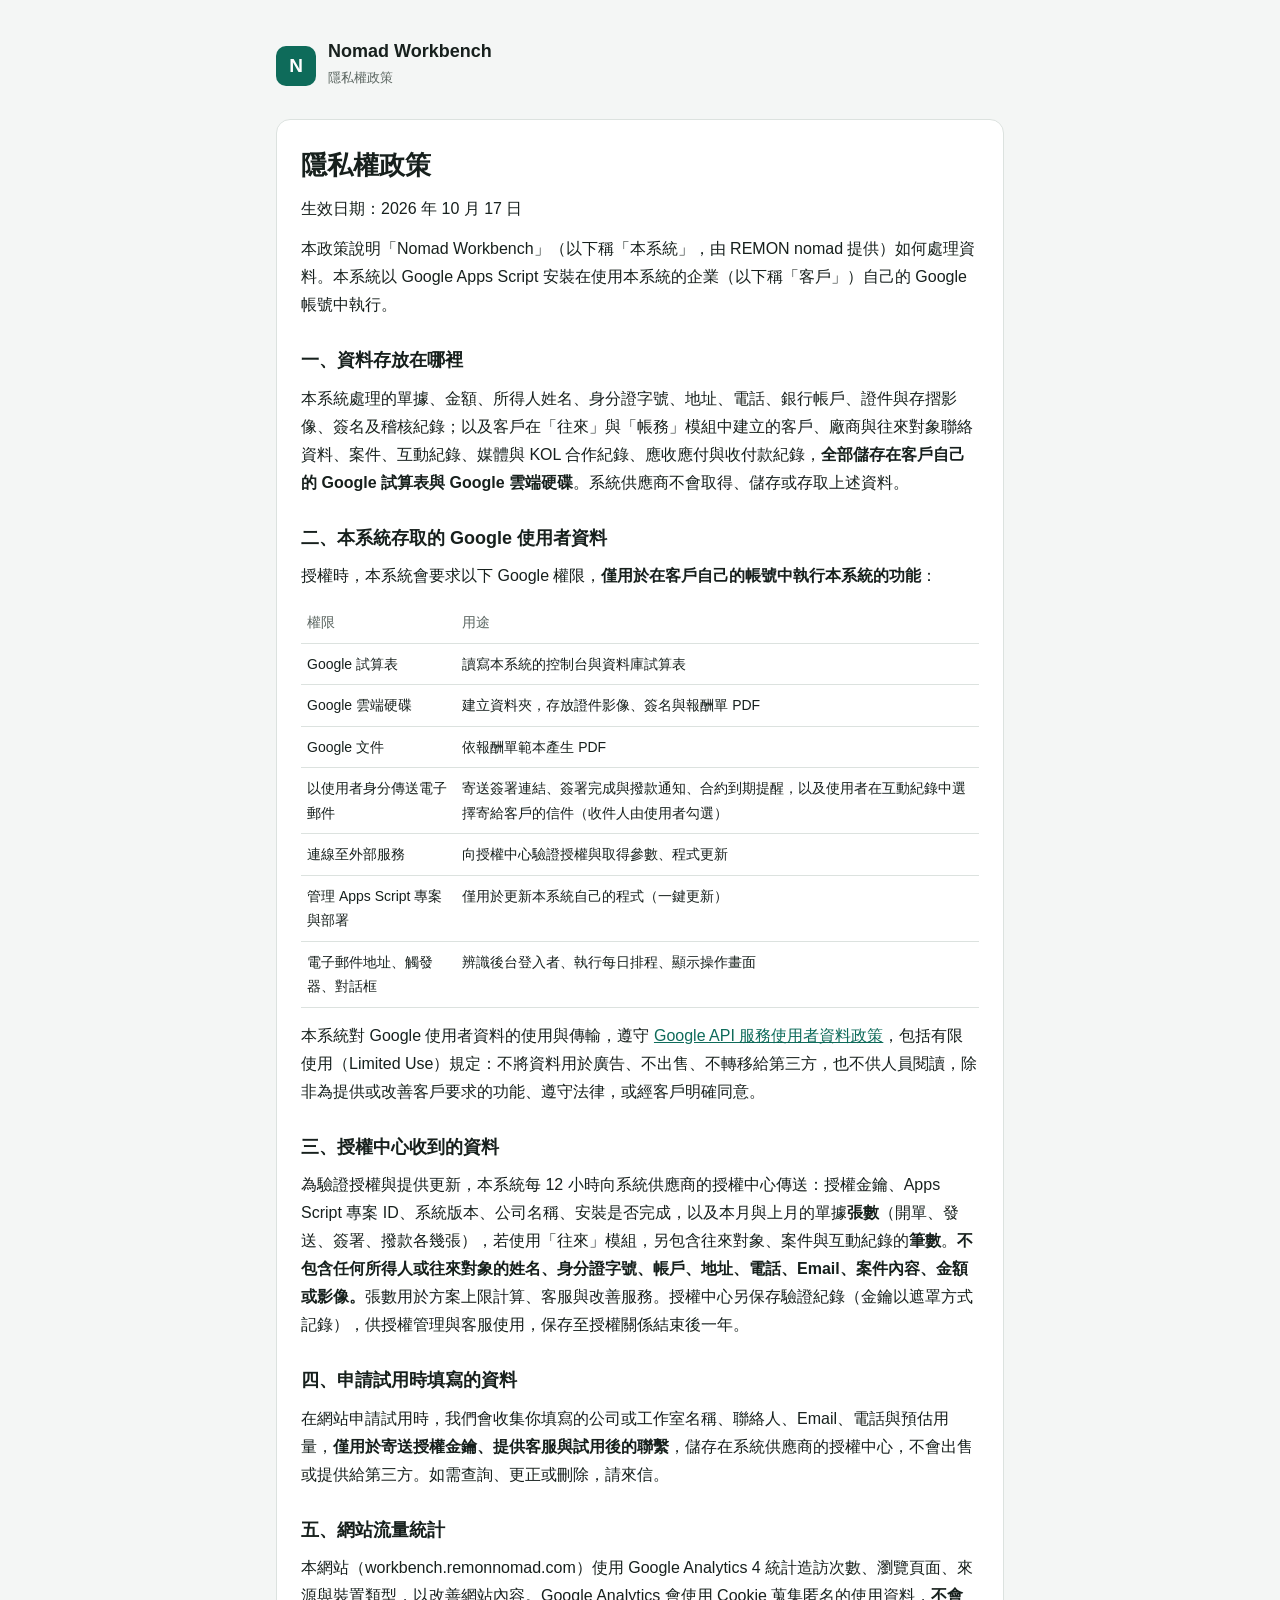
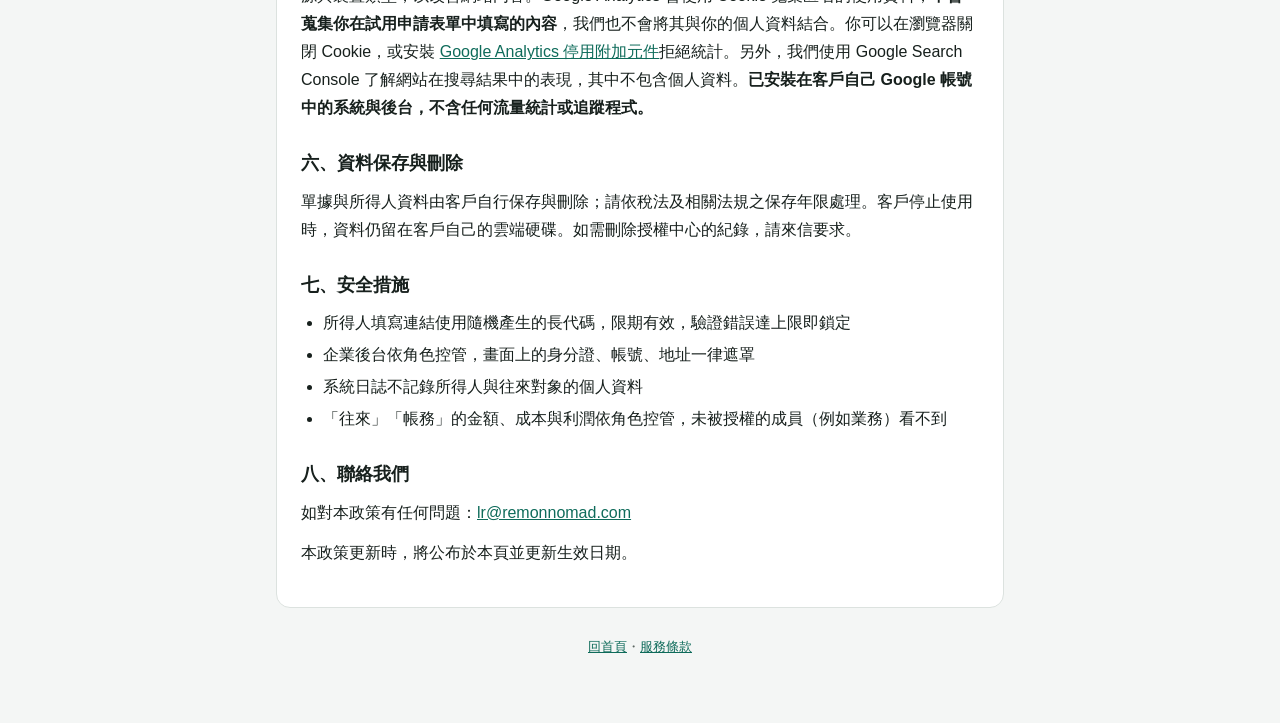
<file: privacy.html>
<!doctype html>
<html lang="zh-Hant">
<head>
<!-- Google tag (gtag.js) -->
<script async src="https://www.googletagmanager.com/gtag/js?id=G-YXK65GPQK0"></script>
<script>
  window.dataLayer = window.dataLayer || [];
  function gtag(){dataLayer.push(arguments);}
  gtag('js', new Date());

  gtag('config', 'G-YXK65GPQK0');
</script>
<meta charset="utf-8">
<meta name="viewport" content="width=device-width,initial-scale=1">
<!-- SEO -->
<title>隱私權政策｜Nomad Workbench</title>
<meta name="description" content="Nomad Workbench 隱私權政策：所有單據與所得人資料存放在客戶自己的 Google 雲端，說明系統使用的 Google 權限與授權中心收到的統計資料。">
<meta name="robots" content="index,follow">
<link rel="canonical" href="https://workbench.remonnomad.com/privacy">
<link rel="icon" href="favicon.svg" type="image/svg+xml">
<link rel="apple-touch-icon" href="apple-touch-icon.png">
<meta name="theme-color" content="#0E6B5A">
<meta property="og:type" content="website">
<meta property="og:site_name" content="Nomad Workbench｜REMON nomad">
<meta property="og:locale" content="zh_TW">
<meta property="og:title" content="隱私權政策｜Nomad Workbench">
<meta property="og:description" content="Nomad Workbench 隱私權政策：所有單據與所得人資料存放在客戶自己的 Google 雲端，說明系統使用的 Google 權限與授權中心收到的統計資料。">
<meta property="og:url" content="https://workbench.remonnomad.com/privacy">
<meta property="og:image" content="https://workbench.remonnomad.com/og-image.png">
<meta property="og:image:width" content="1200">
<meta property="og:image:height" content="630">
<meta name="twitter:card" content="summary_large_image">
<meta name="twitter:title" content="隱私權政策｜Nomad Workbench">
<meta name="twitter:description" content="Nomad Workbench 隱私權政策：所有單據與所得人資料存放在客戶自己的 Google 雲端，說明系統使用的 Google 權限與授權中心收到的統計資料。">
<meta name="twitter:image" content="https://workbench.remonnomad.com/og-image.png">
<!-- /SEO -->
<link rel="stylesheet" href="style.css">
</head>
<body>
<div class="wrap">
  <header><div class="mk">N</div><div><b>Nomad Workbench</b><span>隱私權政策</span></div></header>
  <section class="card">
    <h1>隱私權政策</h1>
    <p>生效日期：2026 年 10 月 17 日</p>
    <p>本政策說明「Nomad Workbench」（以下稱「本系統」，由 REMON nomad 提供）如何處理資料。本系統以 Google Apps Script 安裝在使用本系統的企業（以下稱「客戶」）自己的 Google 帳號中執行。</p>

    <h2>一、資料存放在哪裡</h2>
    <p>本系統處理的單據、金額、所得人姓名、身分證字號、地址、電話、銀行帳戶、證件與存摺影像、簽名及稽核紀錄；以及客戶在「往來」與「帳務」模組中建立的客戶、廠商與往來對象聯絡資料、案件、互動紀錄、媒體與 KOL 合作紀錄、應收應付與收付款紀錄，<b>全部儲存在客戶自己的 Google 試算表與 Google 雲端硬碟</b>。系統供應商不會取得、儲存或存取上述資料。</p>

    <h2>二、本系統存取的 Google 使用者資料</h2>
    <p>授權時，本系統會要求以下 Google 權限，<b>僅用於在客戶自己的帳號中執行本系統的功能</b>：</p>
    <table>
      <tr><th>權限</th><th>用途</th></tr>
      <tr><td>Google 試算表</td><td>讀寫本系統的控制台與資料庫試算表</td></tr>
      <tr><td>Google 雲端硬碟</td><td>建立資料夾，存放證件影像、簽名與報酬單 PDF</td></tr>
      <tr><td>Google 文件</td><td>依報酬單範本產生 PDF</td></tr>
      <tr><td>以使用者身分傳送電子郵件</td><td>寄送簽署連結、簽署完成與撥款通知、合約到期提醒，以及使用者在互動紀錄中選擇寄給客戶的信件（收件人由使用者勾選）</td></tr>
      <tr><td>連線至外部服務</td><td>向授權中心驗證授權與取得參數、程式更新</td></tr>
      <tr><td>管理 Apps Script 專案與部署</td><td>僅用於更新本系統自己的程式（一鍵更新）</td></tr>
      <tr><td>電子郵件地址、觸發器、對話框</td><td>辨識後台登入者、執行每日排程、顯示操作畫面</td></tr>
    </table>
    <p>本系統對 Google 使用者資料的使用與傳輸，遵守 <a href="https://developers.google.com/terms/api-services-user-data-policy">Google API 服務使用者資料政策</a>，包括有限使用（Limited Use）規定：不將資料用於廣告、不出售、不轉移給第三方，也不供人員閱讀，除非為提供或改善客戶要求的功能、遵守法律，或經客戶明確同意。</p>

    <h2>三、授權中心收到的資料</h2>
    <p>為驗證授權與提供更新，本系統每 12 小時向系統供應商的授權中心傳送：授權金鑰、Apps Script 專案 ID、系統版本、公司名稱、安裝是否完成，以及本月與上月的單據<b>張數</b>（開單、發送、簽署、撥款各幾張），若使用「往來」模組，另包含往來對象、案件與互動紀錄的<b>筆數</b>。<b>不包含任何所得人或往來對象的姓名、身分證字號、帳戶、地址、電話、Email、案件內容、金額或影像。</b>張數用於方案上限計算、客服與改善服務。授權中心另保存驗證紀錄（金鑰以遮罩方式記錄），供授權管理與客服使用，保存至授權關係結束後一年。</p>

    <h2>四、申請試用時填寫的資料</h2>
    <p>在網站申請試用時，我們會收集你填寫的公司或工作室名稱、聯絡人、Email、電話與預估用量，<b>僅用於寄送授權金鑰、提供客服與試用後的聯繫</b>，儲存在系統供應商的授權中心，不會出售或提供給第三方。如需查詢、更正或刪除，請來信。</p>

    <h2>五、網站流量統計</h2>
    <p>本網站（workbench.remonnomad.com）使用 Google Analytics 4 統計造訪次數、瀏覽頁面、來源與裝置類型，以改善網站內容。Google Analytics 會使用 Cookie 蒐集匿名的使用資料，<b>不會蒐集你在試用申請表單中填寫的內容</b>，我們也不會將其與你的個人資料結合。你可以在瀏覽器關閉 Cookie，或安裝 <a href="https://tools.google.com/dlpage/gaoptout">Google Analytics 停用附加元件</a>拒絕統計。另外，我們使用 Google Search Console 了解網站在搜尋結果中的表現，其中不包含個人資料。<b>已安裝在客戶自己 Google 帳號中的系統與後台，不含任何流量統計或追蹤程式。</b></p>

    <h2>六、資料保存與刪除</h2>
    <p>單據與所得人資料由客戶自行保存與刪除；請依稅法及相關法規之保存年限處理。客戶停止使用時，資料仍留在客戶自己的雲端硬碟。如需刪除授權中心的紀錄，請來信要求。</p>

    <h2>七、安全措施</h2>
    <ul>
      <li>所得人填寫連結使用隨機產生的長代碼，限期有效，驗證錯誤達上限即鎖定</li>
      <li>企業後台依角色控管，畫面上的身分證、帳號、地址一律遮罩</li>
      <li>系統日誌不記錄所得人與往來對象的個人資料</li>
      <li>「往來」「帳務」的金額、成本與利潤依角色控管，未被授權的成員（例如業務）看不到</li>
    </ul>

    <h2>八、聯絡我們</h2>
    <p>如對本政策有任何問題：<a href="mailto:lr@remonnomad.com">lr@remonnomad.com</a></p>
    <p>本政策更新時，將公布於本頁並更新生效日期。</p>
  </section>
  <footer><a href="/">回首頁</a>・<a href="/terms">服務條款</a></footer>
</div>
</body>
</html>
</file>
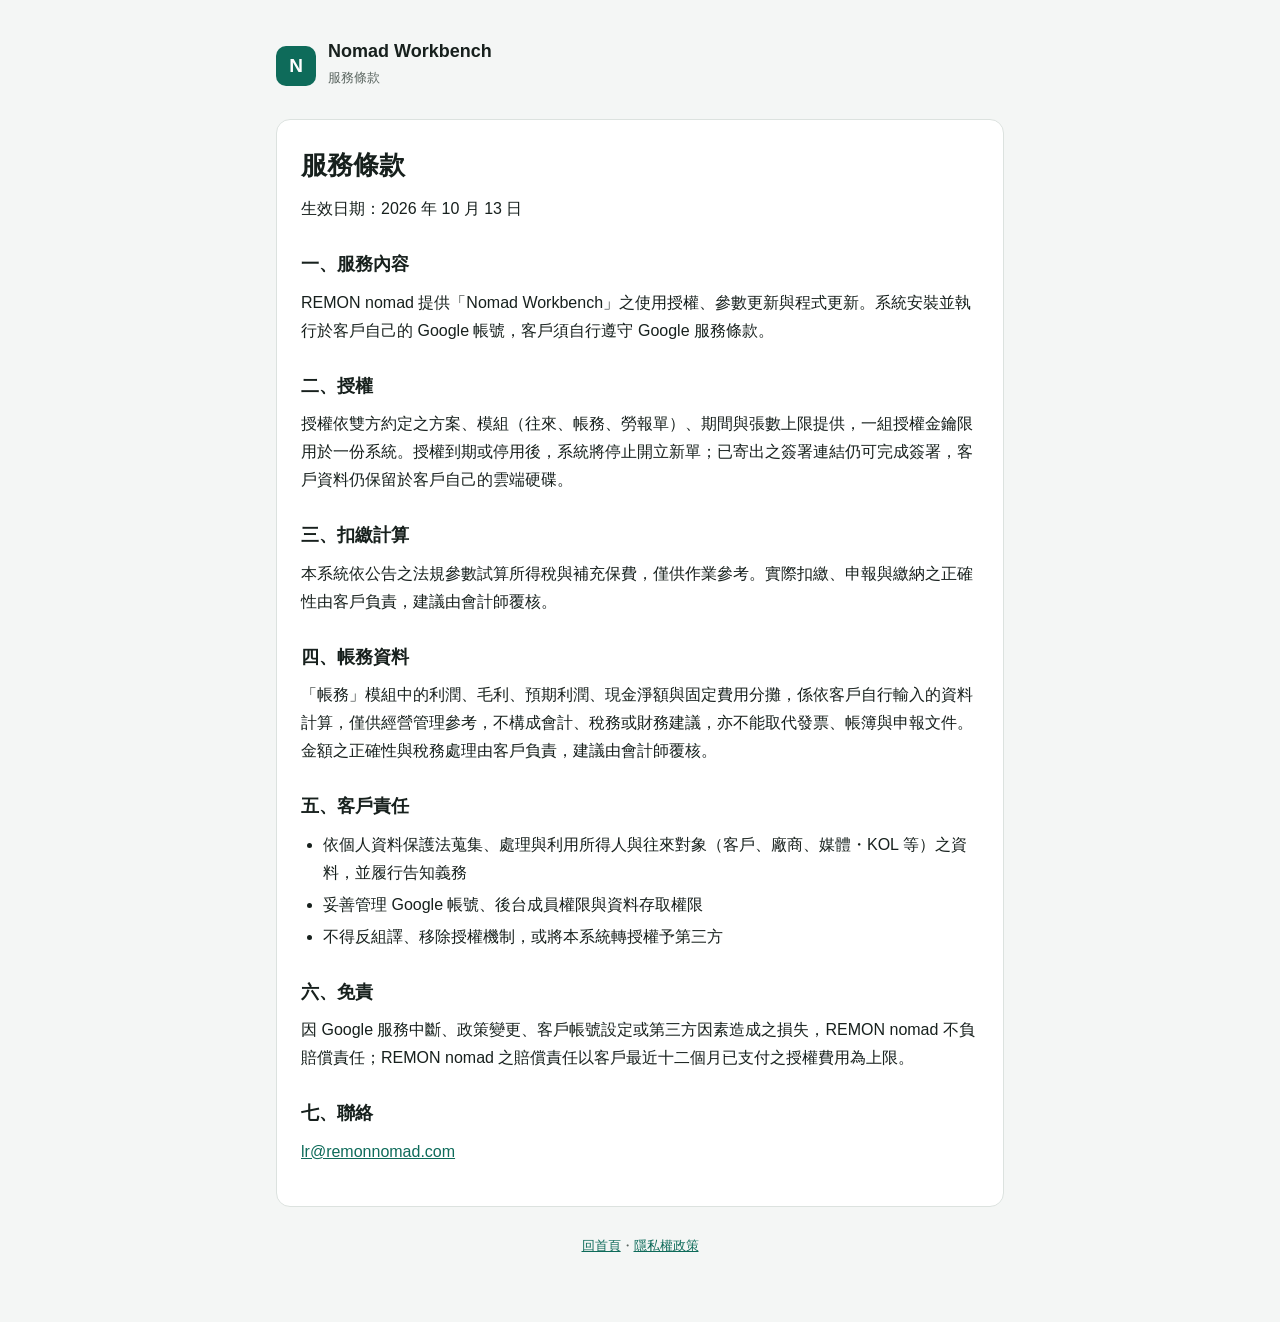
<file: terms.html>
<!doctype html>
<html lang="zh-Hant">
<head>
<!-- Google tag (gtag.js) -->
<script async src="https://www.googletagmanager.com/gtag/js?id=G-YXK65GPQK0"></script>
<script>
  window.dataLayer = window.dataLayer || [];
  function gtag(){dataLayer.push(arguments);}
  gtag('js', new Date());

  gtag('config', 'G-YXK65GPQK0');
</script>
<meta charset="utf-8">
<meta name="viewport" content="width=device-width,initial-scale=1">
<!-- SEO -->
<title>服務條款｜Nomad Workbench</title>
<meta name="description" content="Nomad Workbench 服務條款：使用授權、參數與程式更新、責任範圍與聯絡方式。">
<meta name="robots" content="index,follow">
<link rel="canonical" href="https://workbench.remonnomad.com/terms">
<link rel="icon" href="favicon.svg" type="image/svg+xml">
<link rel="apple-touch-icon" href="apple-touch-icon.png">
<meta name="theme-color" content="#0E6B5A">
<meta property="og:type" content="website">
<meta property="og:site_name" content="Nomad Workbench｜REMON nomad">
<meta property="og:locale" content="zh_TW">
<meta property="og:title" content="服務條款｜Nomad Workbench">
<meta property="og:description" content="Nomad Workbench 服務條款：使用授權、參數與程式更新、責任範圍與聯絡方式。">
<meta property="og:url" content="https://workbench.remonnomad.com/terms">
<meta property="og:image" content="https://workbench.remonnomad.com/og-image.png">
<meta property="og:image:width" content="1200">
<meta property="og:image:height" content="630">
<meta name="twitter:card" content="summary_large_image">
<meta name="twitter:title" content="服務條款｜Nomad Workbench">
<meta name="twitter:description" content="Nomad Workbench 服務條款：使用授權、參數與程式更新、責任範圍與聯絡方式。">
<meta name="twitter:image" content="https://workbench.remonnomad.com/og-image.png">
<!-- /SEO -->
<link rel="stylesheet" href="style.css">
</head>
<body>
<div class="wrap">
  <header><div class="mk">N</div><div><b>Nomad Workbench</b><span>服務條款</span></div></header>
  <section class="card">
    <h1>服務條款</h1>
    <p>生效日期：2026 年 10 月 13 日</p>
    <h2>一、服務內容</h2>
    <p>REMON nomad 提供「Nomad Workbench」之使用授權、參數更新與程式更新。系統安裝並執行於客戶自己的 Google 帳號，客戶須自行遵守 Google 服務條款。</p>
    <h2>二、授權</h2>
    <p>授權依雙方約定之方案、模組（往來、帳務、勞報單）、期間與張數上限提供，一組授權金鑰限用於一份系統。授權到期或停用後，系統將停止開立新單；已寄出之簽署連結仍可完成簽署，客戶資料仍保留於客戶自己的雲端硬碟。</p>
    <h2>三、扣繳計算</h2>
    <p>本系統依公告之法規參數試算所得稅與補充保費，僅供作業參考。實際扣繳、申報與繳納之正確性由客戶負責，建議由會計師覆核。</p>
    <h2>四、帳務資料</h2>
    <p>「帳務」模組中的利潤、毛利、預期利潤、現金淨額與固定費用分攤，係依客戶自行輸入的資料計算，僅供經營管理參考，不構成會計、稅務或財務建議，亦不能取代發票、帳簿與申報文件。金額之正確性與稅務處理由客戶負責，建議由會計師覆核。</p>
    <h2>五、客戶責任</h2>
    <ul>
      <li>依個人資料保護法蒐集、處理與利用所得人與往來對象（客戶、廠商、媒體・KOL 等）之資料，並履行告知義務</li>
      <li>妥善管理 Google 帳號、後台成員權限與資料存取權限</li>
      <li>不得反組譯、移除授權機制，或將本系統轉授權予第三方</li>
    </ul>
    <h2>六、免責</h2>
    <p>因 Google 服務中斷、政策變更、客戶帳號設定或第三方因素造成之損失，REMON nomad 不負賠償責任；REMON nomad 之賠償責任以客戶最近十二個月已支付之授權費用為上限。</p>
    <h2>七、聯絡</h2>
    <p><a href="mailto:lr@remonnomad.com">lr@remonnomad.com</a></p>
  </section>
  <footer><a href="/">回首頁</a>・<a href="/privacy">隱私權政策</a></footer>
</div>
</body>
</html>
</file>
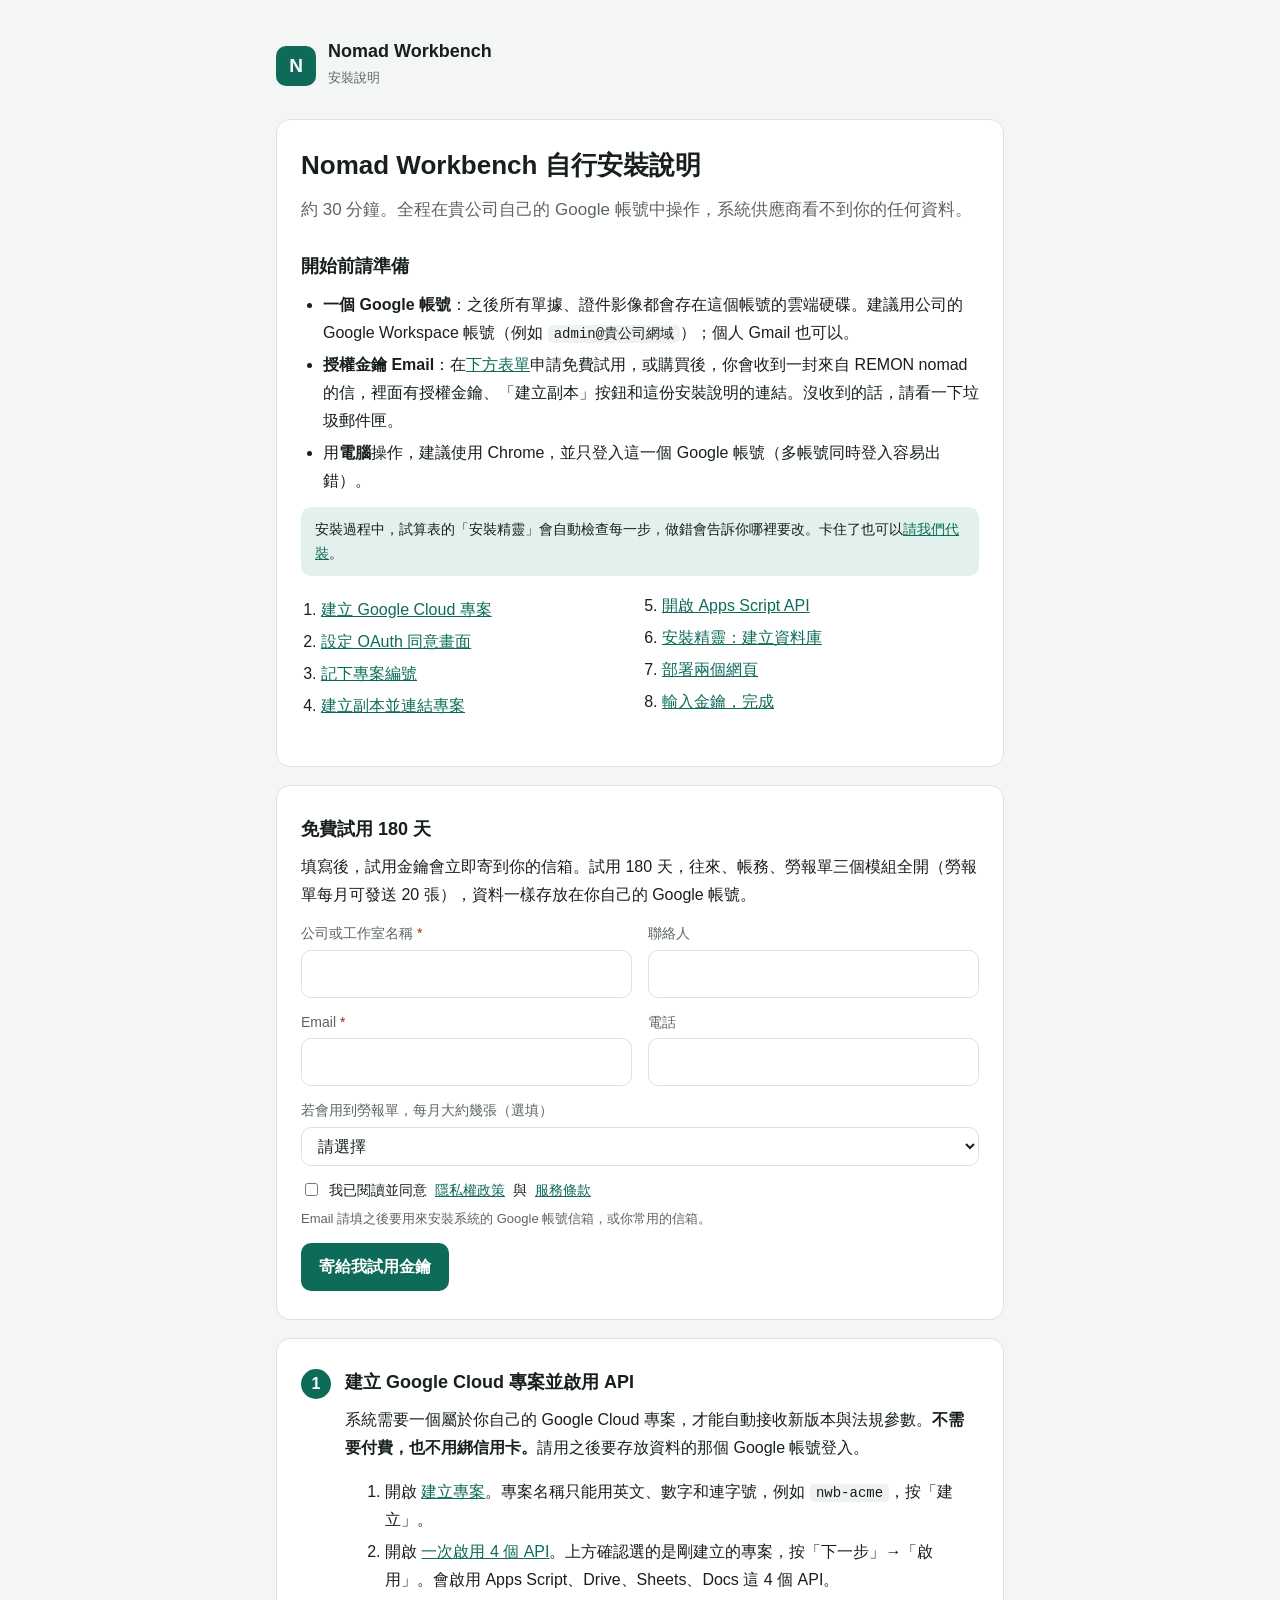
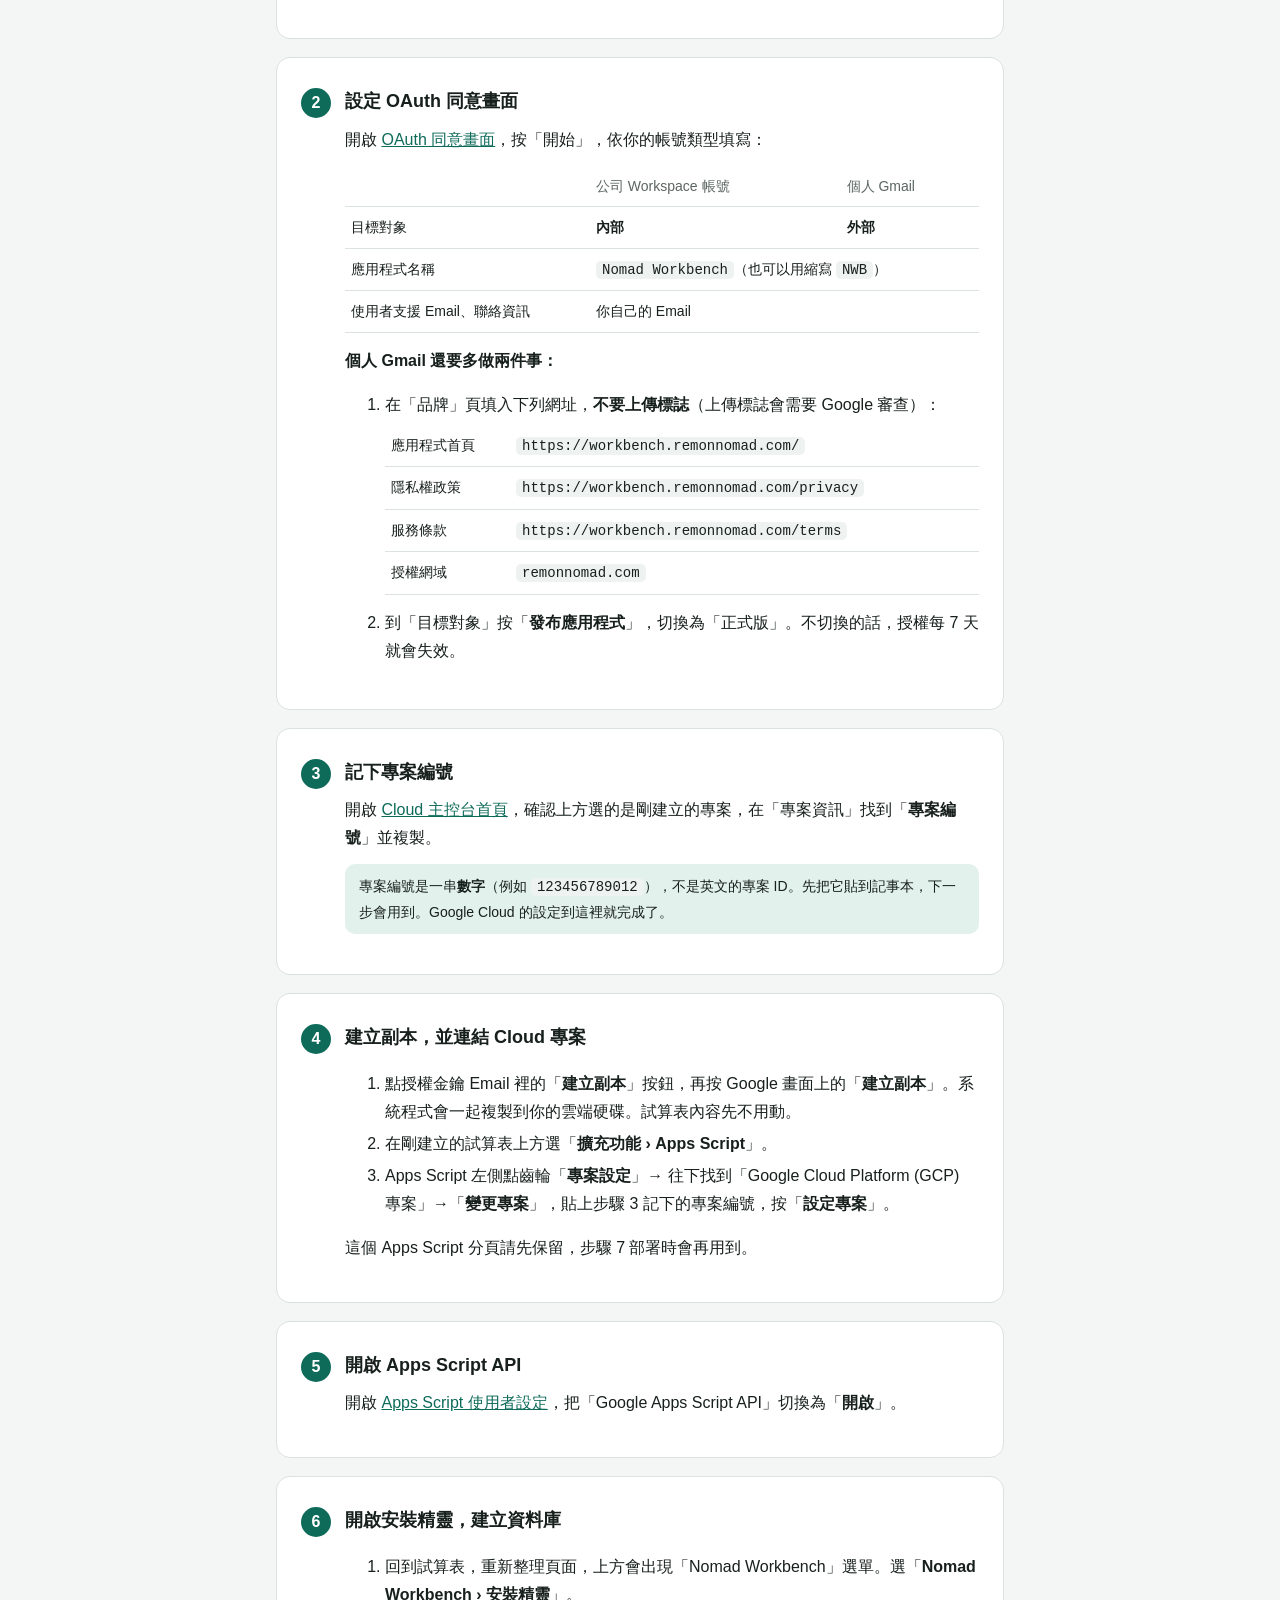
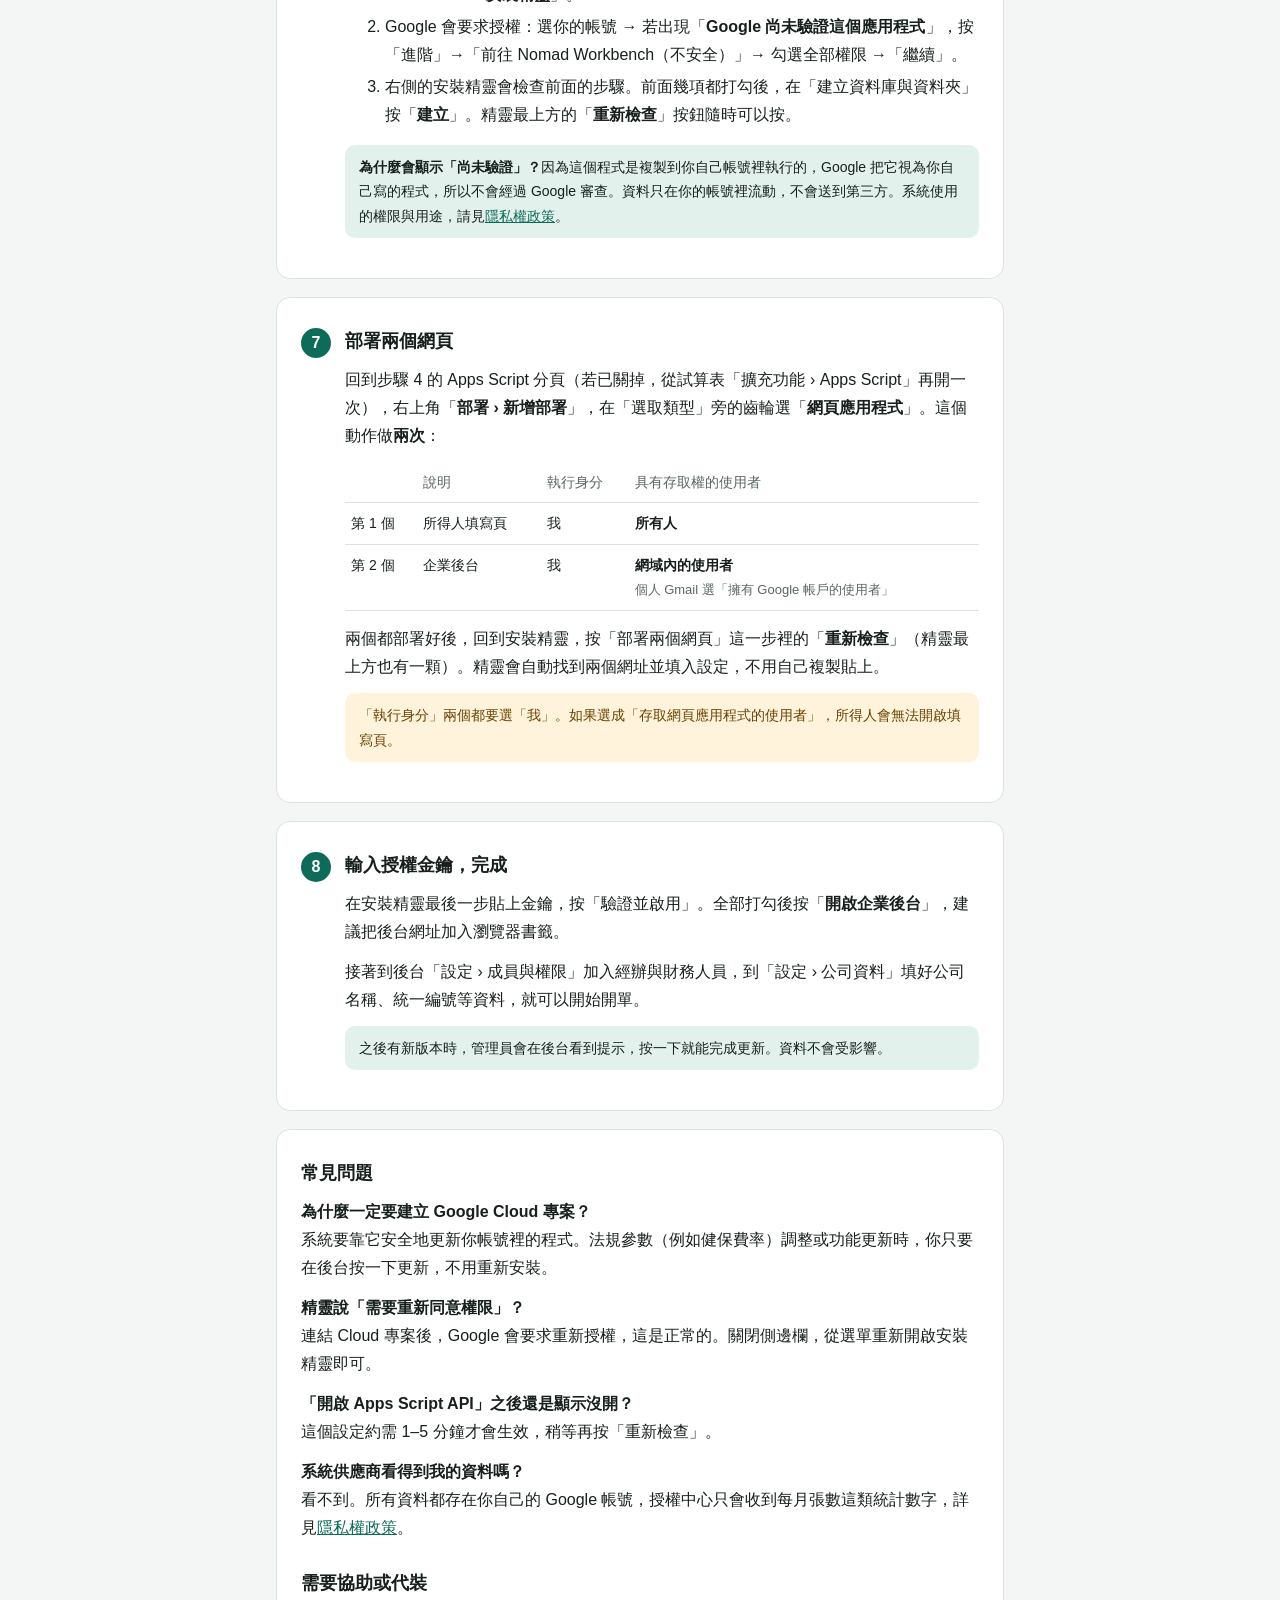
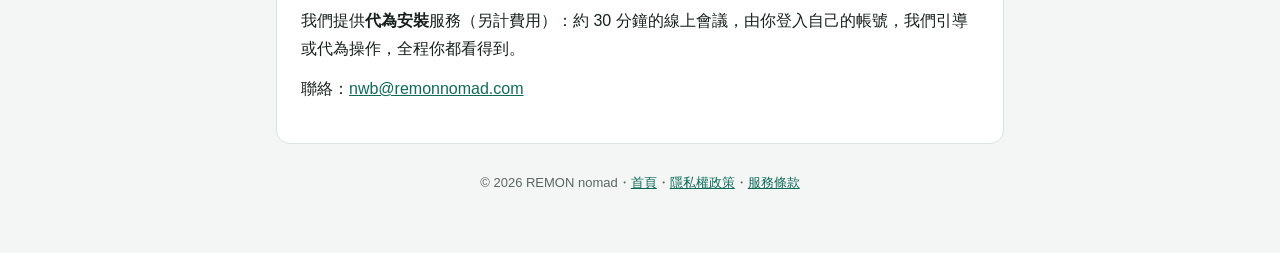
<file: public/install.html>
<!doctype html>
<html lang="zh-Hant">
<head>
<!-- Google tag (gtag.js) -->
<script async src="https://www.googletagmanager.com/gtag/js?id=G-YXK65GPQK0"></script>
<script>
  window.dataLayer = window.dataLayer || [];
  function gtag(){dataLayer.push(arguments);}
  gtag('js', new Date());

  gtag('config', 'G-YXK65GPQK0');
</script>
<meta charset="utf-8">
<meta name="viewport" content="width=device-width,initial-scale=1">
<!-- SEO -->
<title>Nomad Workbench 安裝說明與免費試用 180 天</title>
<meta name="description" content="免費試用 Nomad Workbench 180 天（往來、帳務、勞報單）：填表後金鑰自動寄到信箱，依 8 個步驟約 30 分鐘完成安裝（Google Cloud 專案、建立副本、部署、授權金鑰），安裝精靈全程自動檢查。">
<meta name="robots" content="index,follow">
<link rel="canonical" href="https://workbench.remonnomad.com/install">
<link rel="icon" href="favicon.svg" type="image/svg+xml">
<link rel="apple-touch-icon" href="apple-touch-icon.png">
<meta name="theme-color" content="#0E6B5A">
<meta property="og:type" content="website">
<meta property="og:site_name" content="Nomad Workbench｜REMON nomad">
<meta property="og:locale" content="zh_TW">
<meta property="og:title" content="Nomad Workbench 安裝說明與免費試用 180 天">
<meta property="og:description" content="免費試用 Nomad Workbench 180 天（往來、帳務、勞報單）：填表後金鑰自動寄到信箱，依 8 個步驟約 30 分鐘完成安裝（Google Cloud 專案、建立副本、部署、授權金鑰），安裝精靈全程自動檢查。">
<meta property="og:url" content="https://workbench.remonnomad.com/install">
<meta property="og:image" content="https://workbench.remonnomad.com/og-image.png">
<meta property="og:image:width" content="1200">
<meta property="og:image:height" content="630">
<meta name="twitter:card" content="summary_large_image">
<meta name="twitter:title" content="Nomad Workbench 安裝說明與免費試用 180 天">
<meta name="twitter:description" content="免費試用 Nomad Workbench 180 天（往來、帳務、勞報單）：填表後金鑰自動寄到信箱，依 8 個步驟約 30 分鐘完成安裝（Google Cloud 專案、建立副本、部署、授權金鑰），安裝精靈全程自動檢查。">
<meta name="twitter:image" content="https://workbench.remonnomad.com/og-image.png">
<script type="application/ld+json">{"@context":"https://schema.org","@type":"FAQPage","mainEntity":[{"@type":"Question","name":"為什麼一定要建立 Google Cloud 專案？","acceptedAnswer":{"@type":"Answer","text":"系統要靠它安全地更新你帳號裡的程式。法規參數或功能更新時，只要在後台按一下更新，不用重新安裝。不需要付費，也不用綁信用卡。"}},{"@type":"Question","name":"安裝時出現「Google 尚未驗證這個應用程式」安全嗎？","acceptedAnswer":{"@type":"Answer","text":"這是因為程式複製到你自己的帳號裡執行，Google 視為你自己的程式，不會經過審查。資料只在你的帳號裡流動，不會送到第三方。"}},{"@type":"Question","name":"安裝 Nomad Workbench 需要多久？","acceptedAnswer":{"@type":"Answer","text":"依安裝說明約 30 分鐘，安裝精靈會自動檢查每一步，做錯會直接提示。"}},{"@type":"Question","name":"系統供應商看得到我的資料嗎？","acceptedAnswer":{"@type":"Answer","text":"看不到。所有資料都存在你自己的 Google 帳號，授權中心只會收到每月張數這類統計數字。"}}]}</script>
<!-- /SEO -->
<link rel="stylesheet" href="style.css">
<style>
.step{display:flex;gap:14px;align-items:flex-start}
.num{flex:none;width:30px;height:30px;border-radius:50%;background:var(--c);color:#fff;display:flex;align-items:center;justify-content:center;font-weight:700;margin-top:2px}
.step h2{margin-top:0}
.step>div:not(.num){min-width:0;flex:1}
td:first-child{white-space:nowrap}
.f2{display:grid;grid-template-columns:1fr 1fr;gap:0 16px}
.fld{display:block;margin:0 0 12px}.fld span{display:block;font-size:14px;color:var(--mute);margin-bottom:4px}.fld i{color:#B42318;font-style:normal}
.fld input,.fld select{width:100%;font:inherit;font-size:16px;padding:9px 12px;border:1px solid var(--line);border-radius:10px;background:#fff;color:var(--ink)}
.fld input:focus,.fld select:focus{outline:2px solid var(--c);outline-offset:0;border-color:var(--c)}
.fld.err input{border-color:#B42318}
.chk{display:flex;gap:8px;align-items:flex-start;font-size:14px;margin:4px 0 6px}.chk input{margin-top:5px}
.sub-tip{font-size:13px;color:var(--mute);margin:0 0 12px}
.hp{position:absolute;left:-9999px;width:1px;height:1px;overflow:hidden}
.row-btn{display:flex;gap:12px;align-items:center;flex-wrap:wrap}
button.btn{border:0;cursor:pointer;font:inherit;font-weight:600}button.btn:disabled{opacity:.6;cursor:default}
#smsg{font-size:14px}#smsg.ok{color:#0A4F42;font-weight:600}#smsg.bad{color:#B42318}
.done-box{background:var(--tint);border-radius:12px;padding:16px 18px}
table{table-layout:auto}td,th{overflow-wrap:anywhere}
.kbd{background:#EEF2F0;border-radius:5px;padding:1px 6px;font-family:ui-monospace,Menlo,monospace;font-size:14px;word-break:break-all}
.tip{background:var(--tint);border-radius:10px;padding:10px 14px;font-size:14px;margin:8px 0 12px}
.warn{background:#FFF4DB;color:#6B4100;border-radius:10px;padding:10px 14px;font-size:14px;margin:8px 0 12px}
.toc{columns:2;column-gap:24px;padding-left:20px}
@media (max-width:560px){.f2{grid-template-columns:1fr}.toc{columns:1}.step{gap:10px}td:first-child{white-space:normal}td,th{padding:6px 4px}}
</style>
</head>
<body>
<div class="wrap">
  <header><a href="/" style="display:flex;gap:12px;align-items:center;color:inherit;text-decoration:none"><div class="mk">N</div><div><b>Nomad Workbench</b><span>安裝說明</span></div></a></header>

  <section class="card">
    <h1>Nomad Workbench 自行安裝說明</h1>
    <p class="lead">約 30 分鐘。全程在貴公司自己的 Google 帳號中操作，系統供應商看不到你的任何資料。</p>
    <h2>開始前請準備</h2>
    <ul>
      <li><b>一個 Google 帳號</b>：之後所有單據、證件影像都會存在這個帳號的雲端硬碟。建議用公司的 Google Workspace 帳號（例如 <span class="kbd">admin@貴公司網域</span>）；個人 Gmail 也可以。</li>
      <li><b>授權金鑰 Email</b>：在<a href="#signup">下方表單</a>申請免費試用，或購買後，你會收到一封來自 REMON nomad 的信，裡面有授權金鑰、「建立副本」按鈕和這份安裝說明的連結。沒收到的話，請看一下垃圾郵件匣。</li>
      <li>用<b>電腦</b>操作，建議使用 Chrome，並只登入這一個 Google 帳號（多帳號同時登入容易出錯）。</li>
    </ul>
    <div class="tip">安裝過程中，試算表的「安裝精靈」會自動檢查每一步，做錯會告訴你哪裡要改。卡住了也可以<a href="#help">請我們代裝</a>。</div>
    <ol class="toc">
      <li><a href="#s1">建立 Google Cloud 專案</a></li>
      <li><a href="#oauth">設定 OAuth 同意畫面</a></li>
      <li><a href="#s3">記下專案編號</a></li>
      <li><a href="#s4">建立副本並連結專案</a></li>
      <li><a href="#s5">開啟 Apps Script API</a></li>
      <li><a href="#s6">安裝精靈：建立資料庫</a></li>
      <li><a href="#s7">部署兩個網頁</a></li>
      <li><a href="#s8">輸入金鑰，完成</a></li>
    </ol>
  </section>


  <section class="card" id="signup">
    <h2 style="margin-top:0">免費試用 180 天</h2>
    <p>填寫後，試用金鑰會立即寄到你的信箱。試用 180 天，往來、帳務、勞報單三個模組全開（勞報單每月可發送 20 張），資料一樣存放在你自己的 Google 帳號。</p>
    <form id="sf" novalidate>
      <div class="f2">
        <label class="fld"><span>公司或工作室名稱 <i>*</i></span><input name="company" maxlength="60" autocomplete="organization" required></label>
        <label class="fld"><span>聯絡人</span><input name="contact" maxlength="30" autocomplete="name"></label>
        <label class="fld"><span>Email <i>*</i></span><input name="email" type="email" maxlength="120" autocomplete="email" inputmode="email" required></label>
        <label class="fld"><span>電話</span><input name="phone" type="tel" maxlength="20" autocomplete="tel"></label>
      </div>
      <label class="fld"><span>若會用到勞報單，每月大約幾張（選填）</span>
        <select name="volume"><option value="">請選擇</option><option>10 張以下</option><option>10–50 張</option><option>50–200 張</option><option>200 張以上</option></select></label>
      <label class="hp" aria-hidden="true">網站<input name="website" tabindex="-1" autocomplete="off"></label>
      <label class="chk"><input type="checkbox" name="consent"> 我已閱讀並同意<a href="/privacy" target="_blank">隱私權政策</a>與<a href="/terms" target="_blank">服務條款</a></label>
      <p class="sub-tip">Email 請填之後要用來安裝系統的 Google 帳號信箱，或你常用的信箱。</p>
      <div class="row-btn"><button type="submit" class="btn" id="sbtn">寄給我試用金鑰</button><span id="smsg" role="status" aria-live="polite"></span></div>
    </form>
  </section>

  <section class="card step" id="s1"><div class="num">1</div><div>
    <h2>建立 Google Cloud 專案並啟用 API</h2>
    <p>系統需要一個屬於你自己的 Google Cloud 專案，才能自動接收新版本與法規參數。<b>不需要付費，也不用綁信用卡。</b>請用之後要存放資料的那個 Google 帳號登入。</p>
    <ol>
      <li>開啟 <a href="https://console.cloud.google.com/projectcreate" target="_blank">建立專案</a>。專案名稱只能用英文、數字和連字號，例如 <span class="kbd">nwb-acme</span>，按「建立」。</li>
      <li>開啟 <a href="https://console.cloud.google.com/flows/enableapi?apiid=script.googleapis.com,drive.googleapis.com,sheets.googleapis.com,docs.googleapis.com" target="_blank">一次啟用 4 個 API</a>。上方確認選的是剛建立的專案，按「下一步」→「啟用」。會啟用 Apps Script、Drive、Sheets、Docs 這 4 個 API。</li>
    </ol>
  </div></section>

  <section class="card step" id="oauth"><div class="num">2</div><div>
    <h2>設定 OAuth 同意畫面</h2>
    <p>開啟 <a href="https://console.cloud.google.com/auth/overview">OAuth 同意畫面</a>，按「開始」，依你的帳號類型填寫：</p>
    <table>
      <tr><th></th><th>公司 Workspace 帳號</th><th>個人 Gmail</th></tr>
      <tr><td>目標對象</td><td><b>內部</b></td><td><b>外部</b></td></tr>
      <tr><td>應用程式名稱</td><td colspan="2"><span class="kbd">Nomad Workbench</span>（也可以用縮寫 <span class="kbd">NWB</span>）</td></tr>
      <tr><td>使用者支援 Email、聯絡資訊</td><td colspan="2">你自己的 Email</td></tr>
    </table>
    <p><b>個人 Gmail 還要多做兩件事：</b></p>
    <ol>
      <li>在「品牌」頁填入下列網址，<b>不要上傳標誌</b>（上傳標誌會需要 Google 審查）：
        <table>
          <tr><td>應用程式首頁</td><td><span class="kbd">https://workbench.remonnomad.com/</span></td></tr>
          <tr><td>隱私權政策</td><td><span class="kbd">https://workbench.remonnomad.com/privacy</span></td></tr>
          <tr><td>服務條款</td><td><span class="kbd">https://workbench.remonnomad.com/terms</span></td></tr>
          <tr><td>授權網域</td><td><span class="kbd">remonnomad.com</span></td></tr>
        </table></li>
      <li>到「目標對象」按「<b>發布應用程式</b>」，切換為「正式版」。不切換的話，授權每 7 天就會失效。</li>
    </ol>
  </div></section>

  <section class="card step" id="s3"><div class="num">3</div><div>
    <h2>記下專案編號</h2>
    <p>開啟 <a href="https://console.cloud.google.com/home/dashboard" target="_blank">Cloud 主控台首頁</a>，確認上方選的是剛建立的專案，在「專案資訊」找到「<b>專案編號</b>」並複製。</p>
    <div class="tip">專案編號是一串<b>數字</b>（例如 <span class="kbd">123456789012</span>），不是英文的專案 ID。先把它貼到記事本，下一步會用到。Google Cloud 的設定到這裡就完成了。</div>
  </div></section>

  <section class="card step" id="s4"><div class="num">4</div><div>
    <h2>建立副本，並連結 Cloud 專案</h2>
    <ol>
      <li>點授權金鑰 Email 裡的「<b>建立副本</b>」按鈕，再按 Google 畫面上的「<b>建立副本</b>」。系統程式會一起複製到你的雲端硬碟。試算表內容先不用動。</li>
      <li>在剛建立的試算表上方選「<b>擴充功能 › Apps Script</b>」。</li>
      <li>Apps Script 左側點齒輪「<b>專案設定</b>」→ 往下找到「Google Cloud Platform (GCP) 專案」→「<b>變更專案</b>」，貼上步驟 3 記下的專案編號，按「<b>設定專案</b>」。</li>
    </ol>
    <p>這個 Apps Script 分頁請先保留，步驟 7 部署時會再用到。</p>
  </div></section>

  <section class="card step" id="s5"><div class="num">5</div><div>
    <h2>開啟 Apps Script API</h2>
    <p>開啟 <a href="https://script.google.com/home/usersettings" target="_blank">Apps Script 使用者設定</a>，把「Google Apps Script API」切換為「<b>開啟</b>」。</p>
  </div></section>

  <section class="card step" id="s6"><div class="num">6</div><div>
    <h2>開啟安裝精靈，建立資料庫</h2>
    <ol>
      <li>回到試算表，重新整理頁面，上方會出現「Nomad Workbench」選單。選「<b>Nomad Workbench › 安裝精靈</b>」。</li>
      <li>Google 會要求授權：選你的帳號 → 若出現「<b>Google 尚未驗證這個應用程式</b>」，按「進階」→「前往 Nomad Workbench（不安全）」→ 勾選全部權限 →「繼續」。</li>
      <li>右側的安裝精靈會檢查前面的步驟。前面幾項都打勾後，在「建立資料庫與資料夾」按「<b>建立</b>」。精靈最上方的「<b>重新檢查</b>」按鈕隨時可以按。</li>
    </ol>
    <div class="tip"><b>為什麼會顯示「尚未驗證」？</b>因為這個程式是複製到你自己帳號裡執行的，Google 把它視為你自己寫的程式，所以不會經過 Google 審查。資料只在你的帳號裡流動，不會送到第三方。系統使用的權限與用途，請見<a href="/privacy">隱私權政策</a>。</div>
  </div></section>

  <section class="card step" id="s7"><div class="num">7</div><div>
    <h2>部署兩個網頁</h2>
    <p>回到步驟 4 的 Apps Script 分頁（若已關掉，從試算表「擴充功能 › Apps Script」再開一次），右上角「<b>部署 › 新增部署</b>」，在「選取類型」旁的齒輪選「<b>網頁應用程式</b>」。這個動作做<b>兩次</b>：</p>
    <table>
      <tr><th></th><th>說明</th><th>執行身分</th><th>具有存取權的使用者</th></tr>
      <tr><td>第 1 個</td><td>所得人填寫頁</td><td>我</td><td><b>所有人</b></td></tr>
      <tr><td>第 2 個</td><td>企業後台</td><td>我</td><td><b>網域內的使用者</b><br><span style="font-size:13px;color:var(--mute)">個人 Gmail 選「擁有 Google 帳戶的使用者」</span></td></tr>
    </table>
    <p>兩個都部署好後，回到安裝精靈，按「部署兩個網頁」這一步裡的「<b>重新檢查</b>」（精靈最上方也有一顆）。精靈會自動找到兩個網址並填入設定，不用自己複製貼上。</p>
    <div class="warn">「執行身分」兩個都要選「我」。如果選成「存取網頁應用程式的使用者」，所得人會無法開啟填寫頁。</div>
  </div></section>

  <section class="card step" id="s8"><div class="num">8</div><div>
    <h2>輸入授權金鑰，完成</h2>
    <p>在安裝精靈最後一步貼上金鑰，按「驗證並啟用」。全部打勾後按「<b>開啟企業後台</b>」，建議把後台網址加入瀏覽器書籤。</p>
    <p>接著到後台「設定 › 成員與權限」加入經辦與財務人員，到「設定 › 公司資料」填好公司名稱、統一編號等資料，就可以開始開單。</p>
    <div class="tip">之後有新版本時，管理員會在後台看到提示，按一下就能完成更新。資料不會受影響。</div>
  </div></section>

  <section class="card" id="help">
    <h2>常見問題</h2>
    <p><b>為什麼一定要建立 Google Cloud 專案？</b><br>系統要靠它安全地更新你帳號裡的程式。法規參數（例如健保費率）調整或功能更新時，你只要在後台按一下更新，不用重新安裝。</p>
    <p><b>精靈說「需要重新同意權限」？</b><br>連結 Cloud 專案後，Google 會要求重新授權，這是正常的。關閉側邊欄，從選單重新開啟安裝精靈即可。</p>
    <p><b>「開啟 Apps Script API」之後還是顯示沒開？</b><br>這個設定約需 1–5 分鐘才會生效，稍等再按「重新檢查」。</p>
    <p><b>系統供應商看得到我的資料嗎？</b><br>看不到。所有資料都存在你自己的 Google 帳號，授權中心只會收到每月張數這類統計數字，詳見<a href="/privacy">隱私權政策</a>。</p>
    <h2>需要協助或代裝</h2>
    <p>我們提供<b>代為安裝</b>服務（另計費用）：約 30 分鐘的線上會議，由你登入自己的帳號，我們引導或代為操作，全程你都看得到。</p>
    <p>聯絡：<a href="mailto:nwb@remonnomad.com">nwb@remonnomad.com</a></p>
  </section>
  <footer>© 2026 REMON nomad・<a href="/">首頁</a>・<a href="/privacy">隱私權政策</a>・<a href="/terms">服務條款</a></footer>
</div>
<script src="config.js"></script>
<script>
(function () {
  var f = document.getElementById('sf'), btn = document.getElementById('sbtn'), msg = document.getElementById('smsg');
  var MAIL = 'nwb@remonnomad.com';
  var say = function (t, cls) { msg.textContent = t; msg.className = cls || ''; };
  if (!window.LR_CENTER_URL) {
    f.innerHTML = '<p>線上申請即將開放。現在請來信 <a href="mailto:' + MAIL + '?subject=' + encodeURIComponent('申請試用 Nomad Workbench') + '">' + MAIL + '</a>，附上公司名稱，我們會寄試用金鑰給你。</p>';
    return;
  }
  f.addEventListener('submit', function (e) {
    e.preventDefault();
    [].forEach.call(f.querySelectorAll('.fld'), function (x) { x.classList.remove('err'); });
    var v = function (n) { return (f.elements[n].value || '').trim(); };
    var bad = function (n, t) { var el = f.elements[n]; if (el.closest('.fld')) el.closest('.fld').classList.add('err'); el.focus(); say(t, 'bad'); };
    if (v('company').length < 2) return bad('company', '請填寫公司或工作室名稱。');
    if (!/^[^@\s]+@[^@\s]+\.[^@\s]{2,}$/.test(v('email'))) return bad('email', '請填寫正確的 Email。');
    if (!f.elements.consent.checked) return bad('consent', '請勾選同意隱私權政策與服務條款。');
    btn.disabled = true; say('送出中…');
    var body = { action: 'signup', company: v('company'), contact: v('contact'), email: v('email'), phone: v('phone'), volume: v('volume'), website: v('website'), consent: true };
    var ctl = window.AbortController ? new AbortController() : null;
    var timer = setTimeout(function () { if (ctl) ctl.abort(); }, 30000);
    fetch(window.LR_CENTER_URL, { method: 'POST', body: JSON.stringify(body), redirect: 'follow', signal: ctl ? ctl.signal : undefined })
      .then(function (r) { return r.json(); })
      .then(function (r) {
        clearTimeout(timer);
        if (r && r.ok) {
          f.outerHTML = '<div class="done-box" role="status"><b>' + (r.status === 'resent' ? '已重新寄出' : '申請完成') + '</b><p style="margin:6px 0 0">' +
            String(r.message || '').replace(/[<>&]/g, '') + '</p><p style="margin:6px 0 0;font-size:14px">收到信後，從下方第 1 步開始安裝。</p></div>';
          return;
        }
        btn.disabled = false;
        if (r && r.field && f.elements[r.field]) bad(r.field, r.message); else say((r && r.message) || '送出失敗，請稍後再試。', 'bad');
      })
      .catch(function () {
        clearTimeout(timer); btn.disabled = false;
        say('連線失敗，請稍後再試，或來信 ' + MAIL + '。', 'bad');
      });
  });
})();
</script>
</body>
</html>
</file>
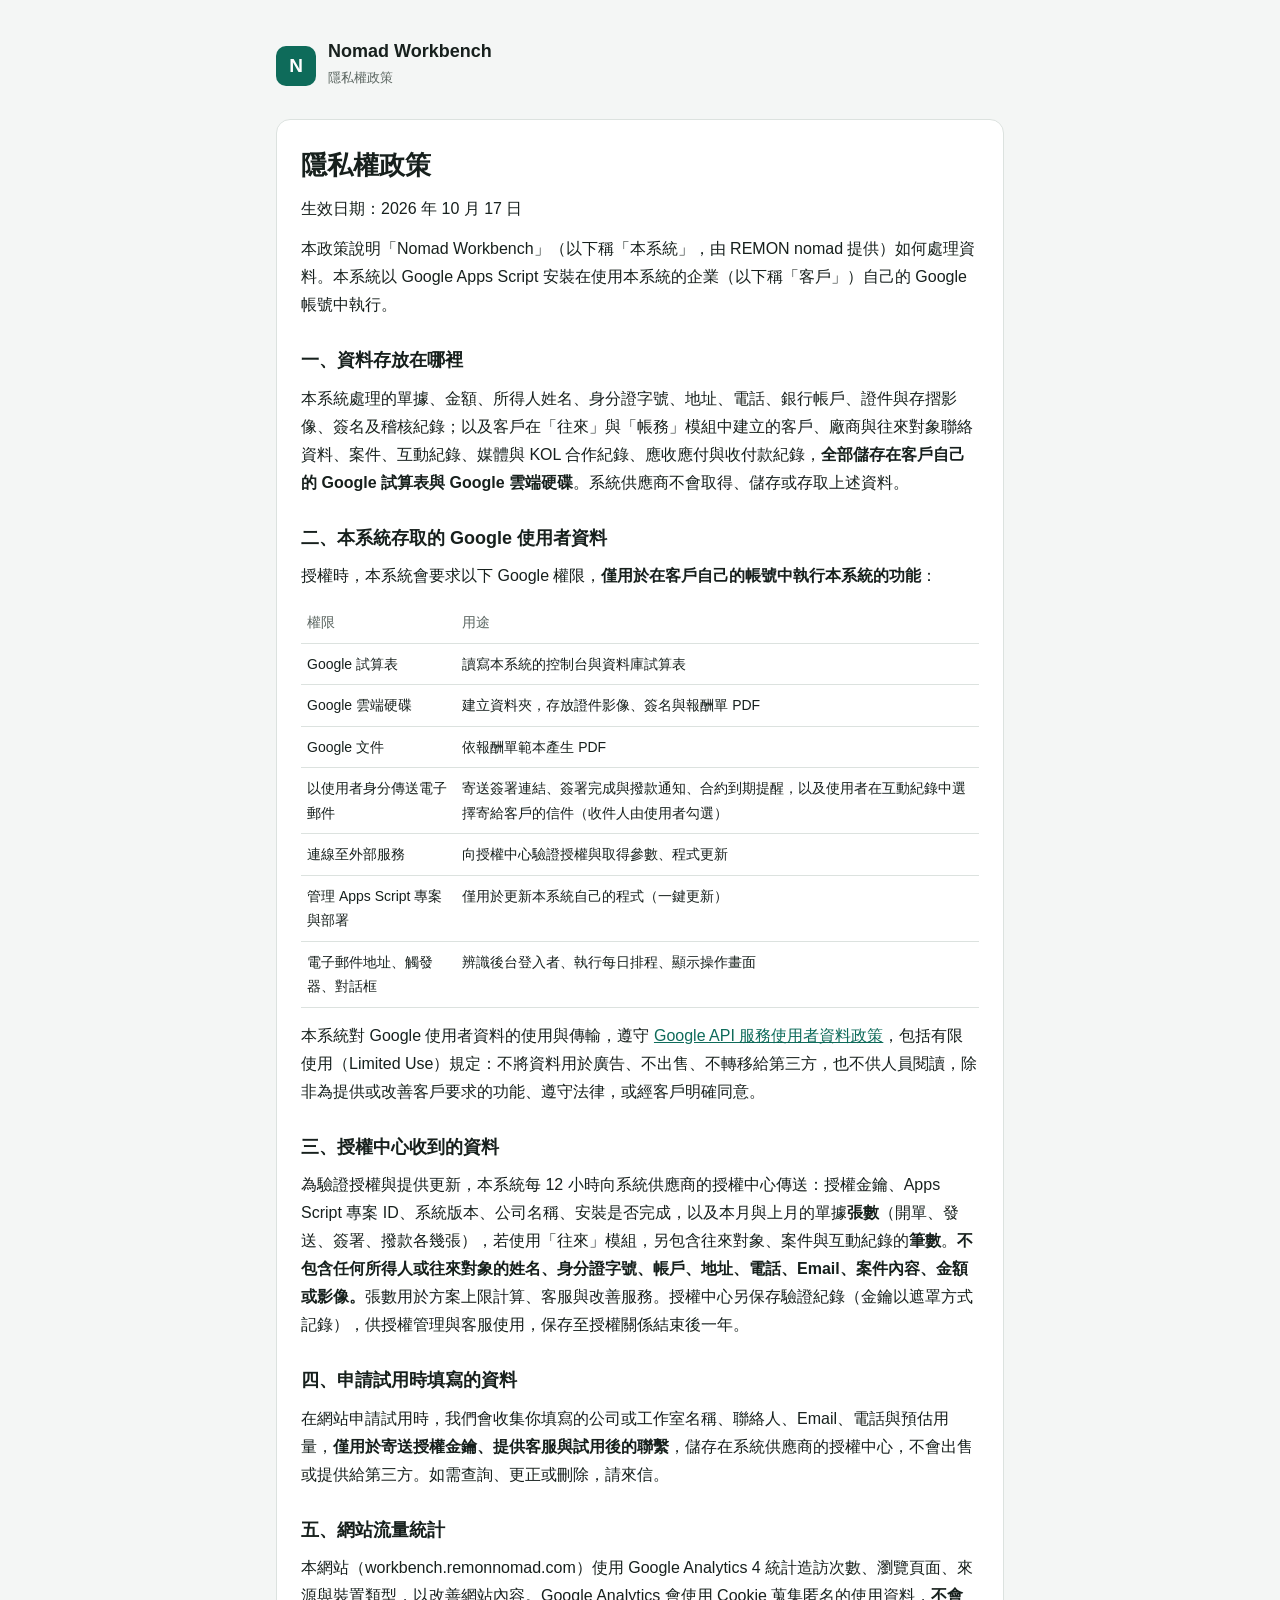
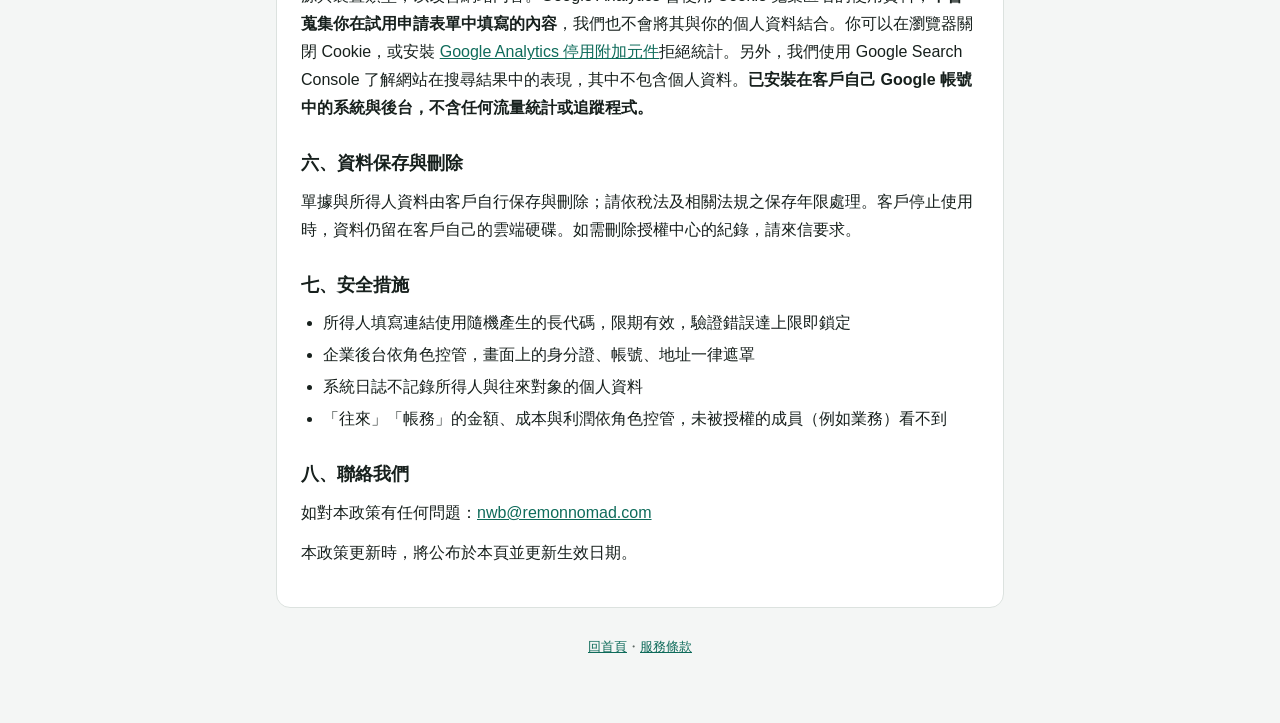
<file: public/privacy.html>
<!doctype html>
<html lang="zh-Hant">
<head>
<!-- Google tag (gtag.js) -->
<script async src="https://www.googletagmanager.com/gtag/js?id=G-YXK65GPQK0"></script>
<script>
  window.dataLayer = window.dataLayer || [];
  function gtag(){dataLayer.push(arguments);}
  gtag('js', new Date());

  gtag('config', 'G-YXK65GPQK0');
</script>
<meta charset="utf-8">
<meta name="viewport" content="width=device-width,initial-scale=1">
<!-- SEO -->
<title>隱私權政策｜Nomad Workbench</title>
<meta name="description" content="Nomad Workbench 隱私權政策：所有單據與所得人資料存放在客戶自己的 Google 雲端，說明系統使用的 Google 權限與授權中心收到的統計資料。">
<meta name="robots" content="index,follow">
<link rel="canonical" href="https://workbench.remonnomad.com/privacy">
<link rel="icon" href="favicon.svg" type="image/svg+xml">
<link rel="apple-touch-icon" href="apple-touch-icon.png">
<meta name="theme-color" content="#0E6B5A">
<meta property="og:type" content="website">
<meta property="og:site_name" content="Nomad Workbench｜REMON nomad">
<meta property="og:locale" content="zh_TW">
<meta property="og:title" content="隱私權政策｜Nomad Workbench">
<meta property="og:description" content="Nomad Workbench 隱私權政策：所有單據與所得人資料存放在客戶自己的 Google 雲端，說明系統使用的 Google 權限與授權中心收到的統計資料。">
<meta property="og:url" content="https://workbench.remonnomad.com/privacy">
<meta property="og:image" content="https://workbench.remonnomad.com/og-image.png">
<meta property="og:image:width" content="1200">
<meta property="og:image:height" content="630">
<meta name="twitter:card" content="summary_large_image">
<meta name="twitter:title" content="隱私權政策｜Nomad Workbench">
<meta name="twitter:description" content="Nomad Workbench 隱私權政策：所有單據與所得人資料存放在客戶自己的 Google 雲端，說明系統使用的 Google 權限與授權中心收到的統計資料。">
<meta name="twitter:image" content="https://workbench.remonnomad.com/og-image.png">
<!-- /SEO -->
<link rel="stylesheet" href="style.css">
</head>
<body>
<div class="wrap">
  <header><div class="mk">N</div><div><b>Nomad Workbench</b><span>隱私權政策</span></div></header>
  <section class="card">
    <h1>隱私權政策</h1>
    <p>生效日期：2026 年 10 月 17 日</p>
    <p>本政策說明「Nomad Workbench」（以下稱「本系統」，由 REMON nomad 提供）如何處理資料。本系統以 Google Apps Script 安裝在使用本系統的企業（以下稱「客戶」）自己的 Google 帳號中執行。</p>

    <h2>一、資料存放在哪裡</h2>
    <p>本系統處理的單據、金額、所得人姓名、身分證字號、地址、電話、銀行帳戶、證件與存摺影像、簽名及稽核紀錄；以及客戶在「往來」與「帳務」模組中建立的客戶、廠商與往來對象聯絡資料、案件、互動紀錄、媒體與 KOL 合作紀錄、應收應付與收付款紀錄，<b>全部儲存在客戶自己的 Google 試算表與 Google 雲端硬碟</b>。系統供應商不會取得、儲存或存取上述資料。</p>

    <h2>二、本系統存取的 Google 使用者資料</h2>
    <p>授權時，本系統會要求以下 Google 權限，<b>僅用於在客戶自己的帳號中執行本系統的功能</b>：</p>
    <table>
      <tr><th>權限</th><th>用途</th></tr>
      <tr><td>Google 試算表</td><td>讀寫本系統的控制台與資料庫試算表</td></tr>
      <tr><td>Google 雲端硬碟</td><td>建立資料夾，存放證件影像、簽名與報酬單 PDF</td></tr>
      <tr><td>Google 文件</td><td>依報酬單範本產生 PDF</td></tr>
      <tr><td>以使用者身分傳送電子郵件</td><td>寄送簽署連結、簽署完成與撥款通知、合約到期提醒，以及使用者在互動紀錄中選擇寄給客戶的信件（收件人由使用者勾選）</td></tr>
      <tr><td>連線至外部服務</td><td>向授權中心驗證授權與取得參數、程式更新</td></tr>
      <tr><td>管理 Apps Script 專案與部署</td><td>僅用於更新本系統自己的程式（一鍵更新）</td></tr>
      <tr><td>電子郵件地址、觸發器、對話框</td><td>辨識後台登入者、執行每日排程、顯示操作畫面</td></tr>
    </table>
    <p>本系統對 Google 使用者資料的使用與傳輸，遵守 <a href="https://developers.google.com/terms/api-services-user-data-policy">Google API 服務使用者資料政策</a>，包括有限使用（Limited Use）規定：不將資料用於廣告、不出售、不轉移給第三方，也不供人員閱讀，除非為提供或改善客戶要求的功能、遵守法律，或經客戶明確同意。</p>

    <h2>三、授權中心收到的資料</h2>
    <p>為驗證授權與提供更新，本系統每 12 小時向系統供應商的授權中心傳送：授權金鑰、Apps Script 專案 ID、系統版本、公司名稱、安裝是否完成，以及本月與上月的單據<b>張數</b>（開單、發送、簽署、撥款各幾張），若使用「往來」模組，另包含往來對象、案件與互動紀錄的<b>筆數</b>。<b>不包含任何所得人或往來對象的姓名、身分證字號、帳戶、地址、電話、Email、案件內容、金額或影像。</b>張數用於方案上限計算、客服與改善服務。授權中心另保存驗證紀錄（金鑰以遮罩方式記錄），供授權管理與客服使用，保存至授權關係結束後一年。</p>

    <h2>四、申請試用時填寫的資料</h2>
    <p>在網站申請試用時，我們會收集你填寫的公司或工作室名稱、聯絡人、Email、電話與預估用量，<b>僅用於寄送授權金鑰、提供客服與試用後的聯繫</b>，儲存在系統供應商的授權中心，不會出售或提供給第三方。如需查詢、更正或刪除，請來信。</p>

    <h2>五、網站流量統計</h2>
    <p>本網站（workbench.remonnomad.com）使用 Google Analytics 4 統計造訪次數、瀏覽頁面、來源與裝置類型，以改善網站內容。Google Analytics 會使用 Cookie 蒐集匿名的使用資料，<b>不會蒐集你在試用申請表單中填寫的內容</b>，我們也不會將其與你的個人資料結合。你可以在瀏覽器關閉 Cookie，或安裝 <a href="https://tools.google.com/dlpage/gaoptout">Google Analytics 停用附加元件</a>拒絕統計。另外，我們使用 Google Search Console 了解網站在搜尋結果中的表現，其中不包含個人資料。<b>已安裝在客戶自己 Google 帳號中的系統與後台，不含任何流量統計或追蹤程式。</b></p>

    <h2>六、資料保存與刪除</h2>
    <p>單據與所得人資料由客戶自行保存與刪除；請依稅法及相關法規之保存年限處理。客戶停止使用時，資料仍留在客戶自己的雲端硬碟。如需刪除授權中心的紀錄，請來信要求。</p>

    <h2>七、安全措施</h2>
    <ul>
      <li>所得人填寫連結使用隨機產生的長代碼，限期有效，驗證錯誤達上限即鎖定</li>
      <li>企業後台依角色控管，畫面上的身分證、帳號、地址一律遮罩</li>
      <li>系統日誌不記錄所得人與往來對象的個人資料</li>
      <li>「往來」「帳務」的金額、成本與利潤依角色控管，未被授權的成員（例如業務）看不到</li>
    </ul>

    <h2>八、聯絡我們</h2>
    <p>如對本政策有任何問題：<a href="mailto:nwb@remonnomad.com">nwb@remonnomad.com</a></p>
    <p>本政策更新時，將公布於本頁並更新生效日期。</p>
  </section>
  <footer><a href="/">回首頁</a>・<a href="/terms">服務條款</a></footer>
</div>
</body>
</html>
</file>
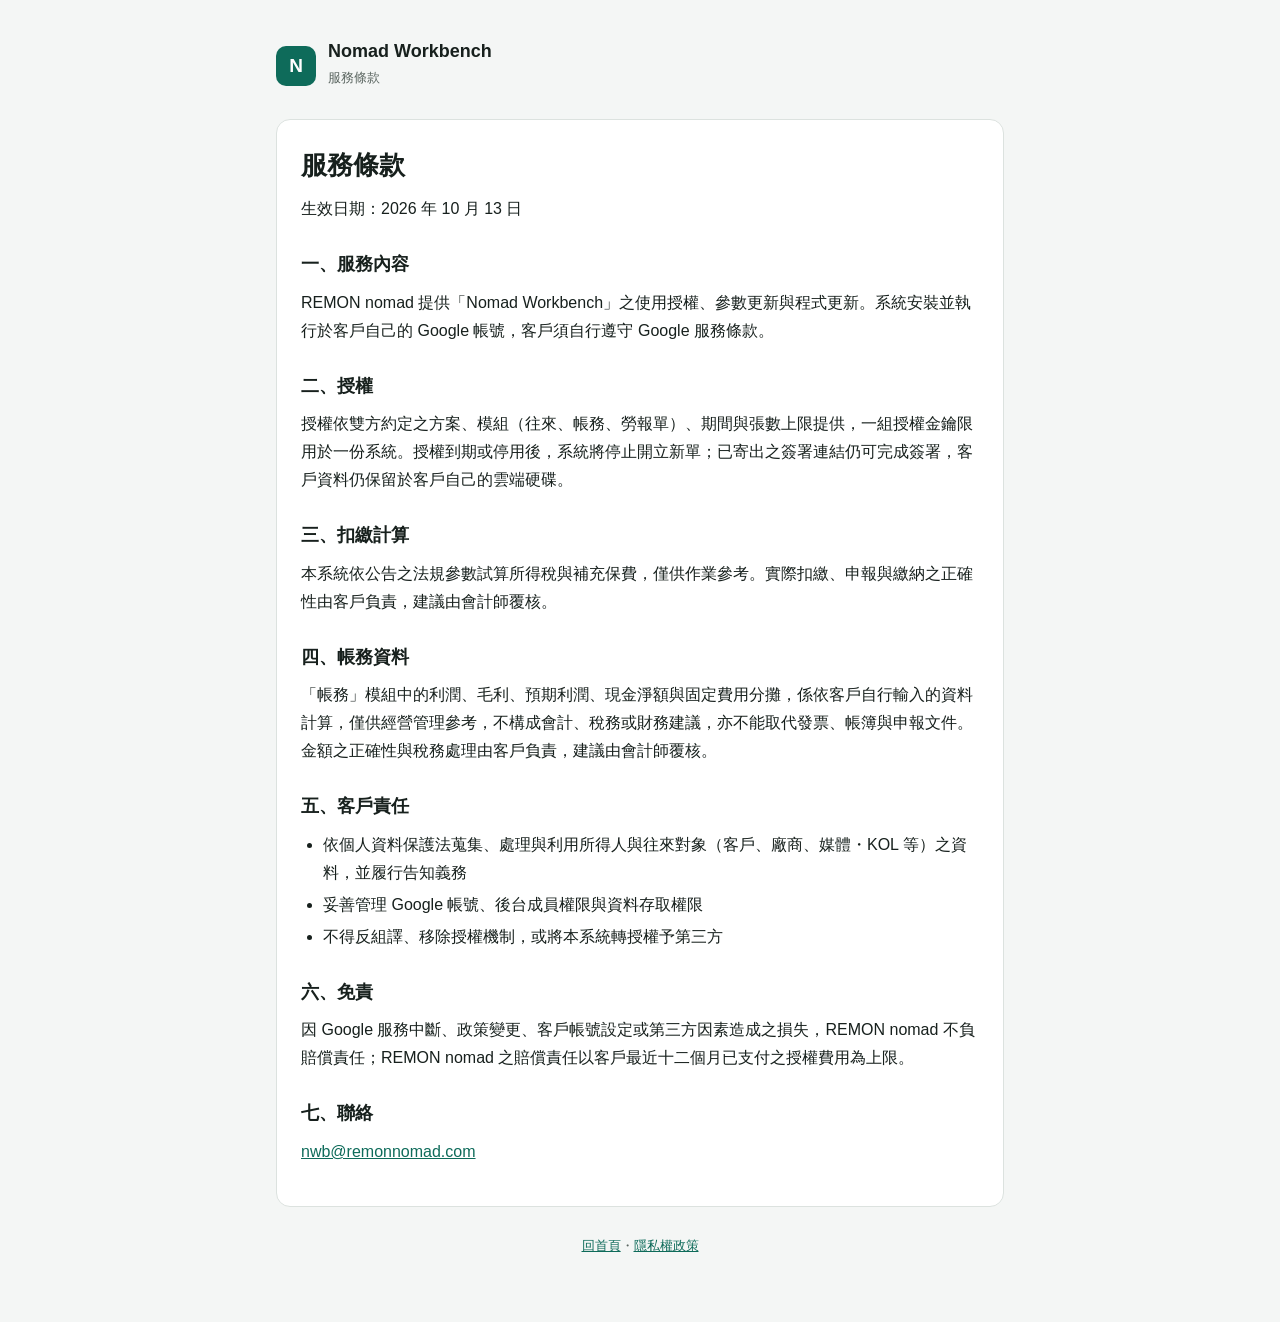
<file: public/terms.html>
<!doctype html>
<html lang="zh-Hant">
<head>
<!-- Google tag (gtag.js) -->
<script async src="https://www.googletagmanager.com/gtag/js?id=G-YXK65GPQK0"></script>
<script>
  window.dataLayer = window.dataLayer || [];
  function gtag(){dataLayer.push(arguments);}
  gtag('js', new Date());

  gtag('config', 'G-YXK65GPQK0');
</script>
<meta charset="utf-8">
<meta name="viewport" content="width=device-width,initial-scale=1">
<!-- SEO -->
<title>服務條款｜Nomad Workbench</title>
<meta name="description" content="Nomad Workbench 服務條款：使用授權、參數與程式更新、責任範圍與聯絡方式。">
<meta name="robots" content="index,follow">
<link rel="canonical" href="https://workbench.remonnomad.com/terms">
<link rel="icon" href="favicon.svg" type="image/svg+xml">
<link rel="apple-touch-icon" href="apple-touch-icon.png">
<meta name="theme-color" content="#0E6B5A">
<meta property="og:type" content="website">
<meta property="og:site_name" content="Nomad Workbench｜REMON nomad">
<meta property="og:locale" content="zh_TW">
<meta property="og:title" content="服務條款｜Nomad Workbench">
<meta property="og:description" content="Nomad Workbench 服務條款：使用授權、參數與程式更新、責任範圍與聯絡方式。">
<meta property="og:url" content="https://workbench.remonnomad.com/terms">
<meta property="og:image" content="https://workbench.remonnomad.com/og-image.png">
<meta property="og:image:width" content="1200">
<meta property="og:image:height" content="630">
<meta name="twitter:card" content="summary_large_image">
<meta name="twitter:title" content="服務條款｜Nomad Workbench">
<meta name="twitter:description" content="Nomad Workbench 服務條款：使用授權、參數與程式更新、責任範圍與聯絡方式。">
<meta name="twitter:image" content="https://workbench.remonnomad.com/og-image.png">
<!-- /SEO -->
<link rel="stylesheet" href="style.css">
</head>
<body>
<div class="wrap">
  <header><div class="mk">N</div><div><b>Nomad Workbench</b><span>服務條款</span></div></header>
  <section class="card">
    <h1>服務條款</h1>
    <p>生效日期：2026 年 10 月 13 日</p>
    <h2>一、服務內容</h2>
    <p>REMON nomad 提供「Nomad Workbench」之使用授權、參數更新與程式更新。系統安裝並執行於客戶自己的 Google 帳號，客戶須自行遵守 Google 服務條款。</p>
    <h2>二、授權</h2>
    <p>授權依雙方約定之方案、模組（往來、帳務、勞報單）、期間與張數上限提供，一組授權金鑰限用於一份系統。授權到期或停用後，系統將停止開立新單；已寄出之簽署連結仍可完成簽署，客戶資料仍保留於客戶自己的雲端硬碟。</p>
    <h2>三、扣繳計算</h2>
    <p>本系統依公告之法規參數試算所得稅與補充保費，僅供作業參考。實際扣繳、申報與繳納之正確性由客戶負責，建議由會計師覆核。</p>
    <h2>四、帳務資料</h2>
    <p>「帳務」模組中的利潤、毛利、預期利潤、現金淨額與固定費用分攤，係依客戶自行輸入的資料計算，僅供經營管理參考，不構成會計、稅務或財務建議，亦不能取代發票、帳簿與申報文件。金額之正確性與稅務處理由客戶負責，建議由會計師覆核。</p>
    <h2>五、客戶責任</h2>
    <ul>
      <li>依個人資料保護法蒐集、處理與利用所得人與往來對象（客戶、廠商、媒體・KOL 等）之資料，並履行告知義務</li>
      <li>妥善管理 Google 帳號、後台成員權限與資料存取權限</li>
      <li>不得反組譯、移除授權機制，或將本系統轉授權予第三方</li>
    </ul>
    <h2>六、免責</h2>
    <p>因 Google 服務中斷、政策變更、客戶帳號設定或第三方因素造成之損失，REMON nomad 不負賠償責任；REMON nomad 之賠償責任以客戶最近十二個月已支付之授權費用為上限。</p>
    <h2>七、聯絡</h2>
    <p><a href="mailto:nwb@remonnomad.com">nwb@remonnomad.com</a></p>
  </section>
  <footer><a href="/">回首頁</a>・<a href="/privacy">隱私權政策</a></footer>
</div>
</body>
</html>
</file>
<file: style.css>
:root{--c:#0E6B5A;--ink:#17201D;--mute:#5B6661;--line:#DCE2DF;--bg:#F4F6F5;--tint:#E3F1EC}
*{box-sizing:border-box}
body{margin:0;background:var(--bg);color:var(--ink);font:16px/1.75 "Noto Sans TC",-apple-system,"PingFang TC","Microsoft JhengHei",sans-serif}
.wrap{max-width:760px;margin:0 auto;padding:40px 16px 64px}
header{display:flex;align-items:center;gap:12px;margin-bottom:28px}
.mk{letter-spacing:0;width:40px;height:40px;border-radius:10px;background:var(--c);color:#fff;display:flex;align-items:center;justify-content:center;font-weight:700;font-size:19px}
header b{font-size:18px;display:block;line-height:1.3}header span{font-size:13px;color:var(--mute)}
.card{background:#fff;border:1px solid var(--line);border-radius:14px;padding:28px 24px;margin-bottom:18px}
h1{font-size:26px;line-height:1.35;margin:0 0 12px}h2{font-size:18px;margin:26px 0 8px}h2:first-child{margin-top:0}
p{margin:0 0 12px}ul{margin:0 0 12px;padding-left:22px}li{margin:4px 0}
.lead{font-size:17px;color:var(--mute)}
.pill{display:inline-block;background:var(--tint);color:#0A4F42;border-radius:999px;padding:2px 10px;font-size:13px;margin:0 6px 6px 0}
a{color:var(--c)}footer{font-size:13px;color:var(--mute);text-align:center;margin-top:28px}
table{border-collapse:collapse;width:100%;font-size:14px;margin:6px 0 14px}td,th{border-bottom:1px solid var(--line);padding:8px 6px;text-align:left;vertical-align:top}th{color:var(--mute);font-weight:500}

.btn{display:inline-block;background:var(--c);color:#fff;text-decoration:none;border-radius:10px;padding:10px 18px;font-weight:600}.btn:hover{opacity:.92}
details{border-top:1px solid var(--line);padding:12px 0}details:last-child{border-bottom:1px solid var(--line)}summary{cursor:pointer;font-weight:600;list-style-position:inside}details p{margin:8px 0 0;color:var(--mute)}
.mods{display:grid;grid-template-columns:repeat(3,1fr);gap:12px;margin:0 0 14px}.mods>div{background:var(--tint);border-radius:12px;padding:14px 16px}.mods b{display:block;margin-bottom:4px;color:#0A4F42}.mods p{margin:0;font-size:14px;color:var(--ink);line-height:1.6}@media (max-width:560px){.mods{grid-template-columns:1fr}}
</file>
<file: public/style.css>
:root{--c:#0E6B5A;--ink:#17201D;--mute:#5B6661;--line:#DCE2DF;--bg:#F4F6F5;--tint:#E3F1EC}
*{box-sizing:border-box}
body{margin:0;background:var(--bg);color:var(--ink);font:16px/1.75 "Noto Sans TC",-apple-system,"PingFang TC","Microsoft JhengHei",sans-serif}
.wrap{max-width:760px;margin:0 auto;padding:40px 16px 64px}
header{display:flex;align-items:center;gap:12px;margin-bottom:28px}
.mk{letter-spacing:0;width:40px;height:40px;border-radius:10px;background:var(--c);color:#fff;display:flex;align-items:center;justify-content:center;font-weight:700;font-size:19px}
header b{font-size:18px;display:block;line-height:1.3}header span{font-size:13px;color:var(--mute)}
.card{background:#fff;border:1px solid var(--line);border-radius:14px;padding:28px 24px;margin-bottom:18px}
h1{font-size:26px;line-height:1.35;margin:0 0 12px}h2{font-size:18px;margin:26px 0 8px}h2:first-child{margin-top:0}
p{margin:0 0 12px}ul{margin:0 0 12px;padding-left:22px}li{margin:4px 0}
.lead{font-size:17px;color:var(--mute)}
.pill{display:inline-block;background:var(--tint);color:#0A4F42;border-radius:999px;padding:2px 10px;font-size:13px;margin:0 6px 6px 0}
a{color:var(--c)}footer{font-size:13px;color:var(--mute);text-align:center;margin-top:28px}
table{border-collapse:collapse;width:100%;font-size:14px;margin:6px 0 14px}td,th{border-bottom:1px solid var(--line);padding:8px 6px;text-align:left;vertical-align:top}th{color:var(--mute);font-weight:500}

.btn{display:inline-block;background:var(--c);color:#fff;text-decoration:none;border-radius:10px;padding:10px 18px;font-weight:600}.btn:hover{opacity:.92}
details{border-top:1px solid var(--line);padding:12px 0}details:last-child{border-bottom:1px solid var(--line)}summary{cursor:pointer;font-weight:600;list-style-position:inside}details p{margin:8px 0 0;color:var(--mute)}
.mods{display:grid;grid-template-columns:repeat(3,1fr);gap:12px;margin:0 0 14px}.mods>div{background:var(--tint);border-radius:12px;padding:14px 16px}.mods b{display:block;margin-bottom:4px;color:#0A4F42}.mods p{margin:0;font-size:14px;color:var(--ink);line-height:1.6}@media (max-width:560px){.mods{grid-template-columns:1fr}}
</file>
